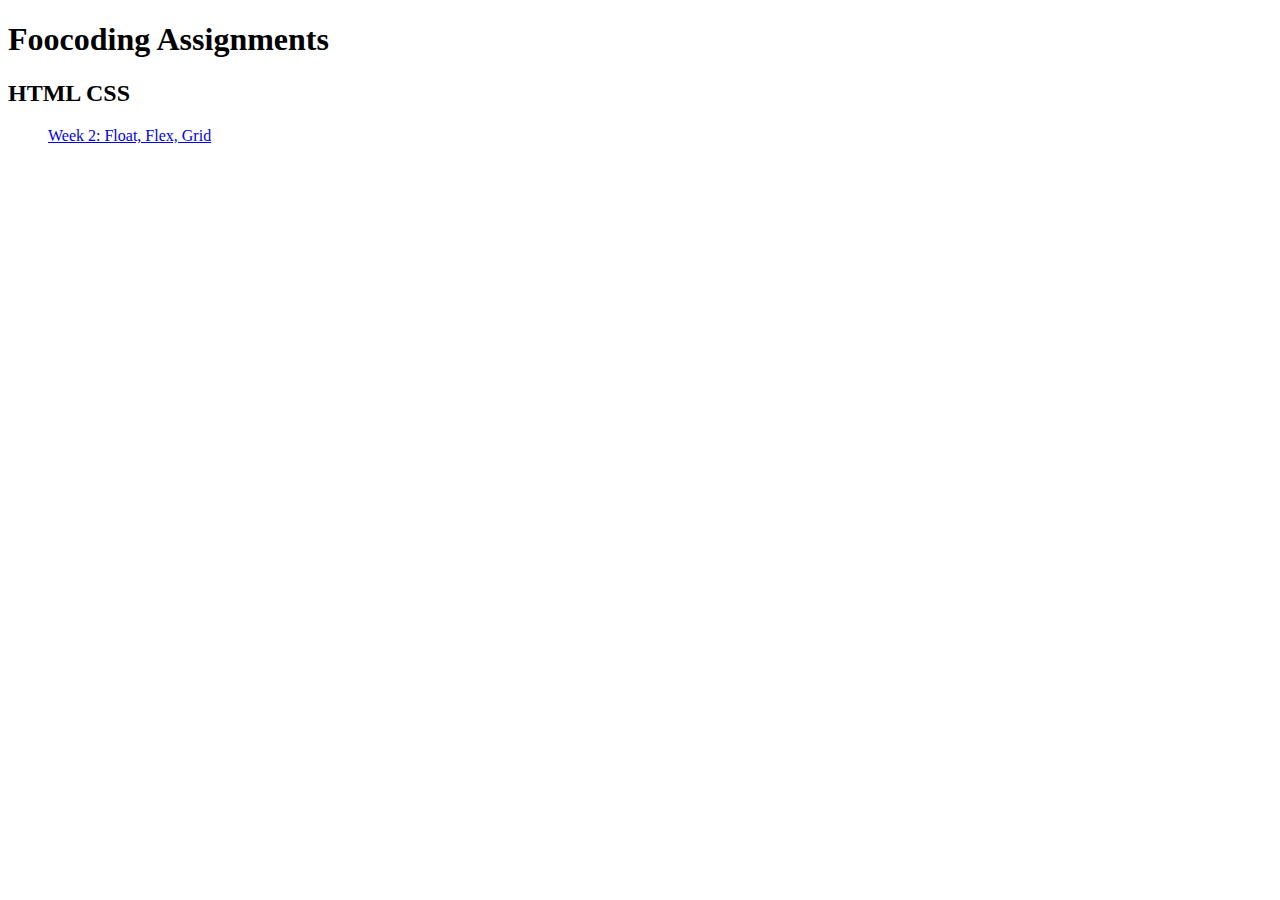
<file: index.html>
<!DOCTYPE html>
<html>
    <meta charset="utf-8">
    <meta name="viewport" content="width=device-width, initial-scale=1.0">
    <title>Nuanprae's Foocoding Assignments</title>
    <body>
        <header>
            <h1>Foocoding Assignments</h1>
        </header>
        <section>
            <h2>HTML CSS</h2>
            <ul>
                <a href="module1/wk2/index.html">Week 2: Float, Flex, Grid</a>           
             </ul>
        </section>
        
    </body>
</html>
</file>
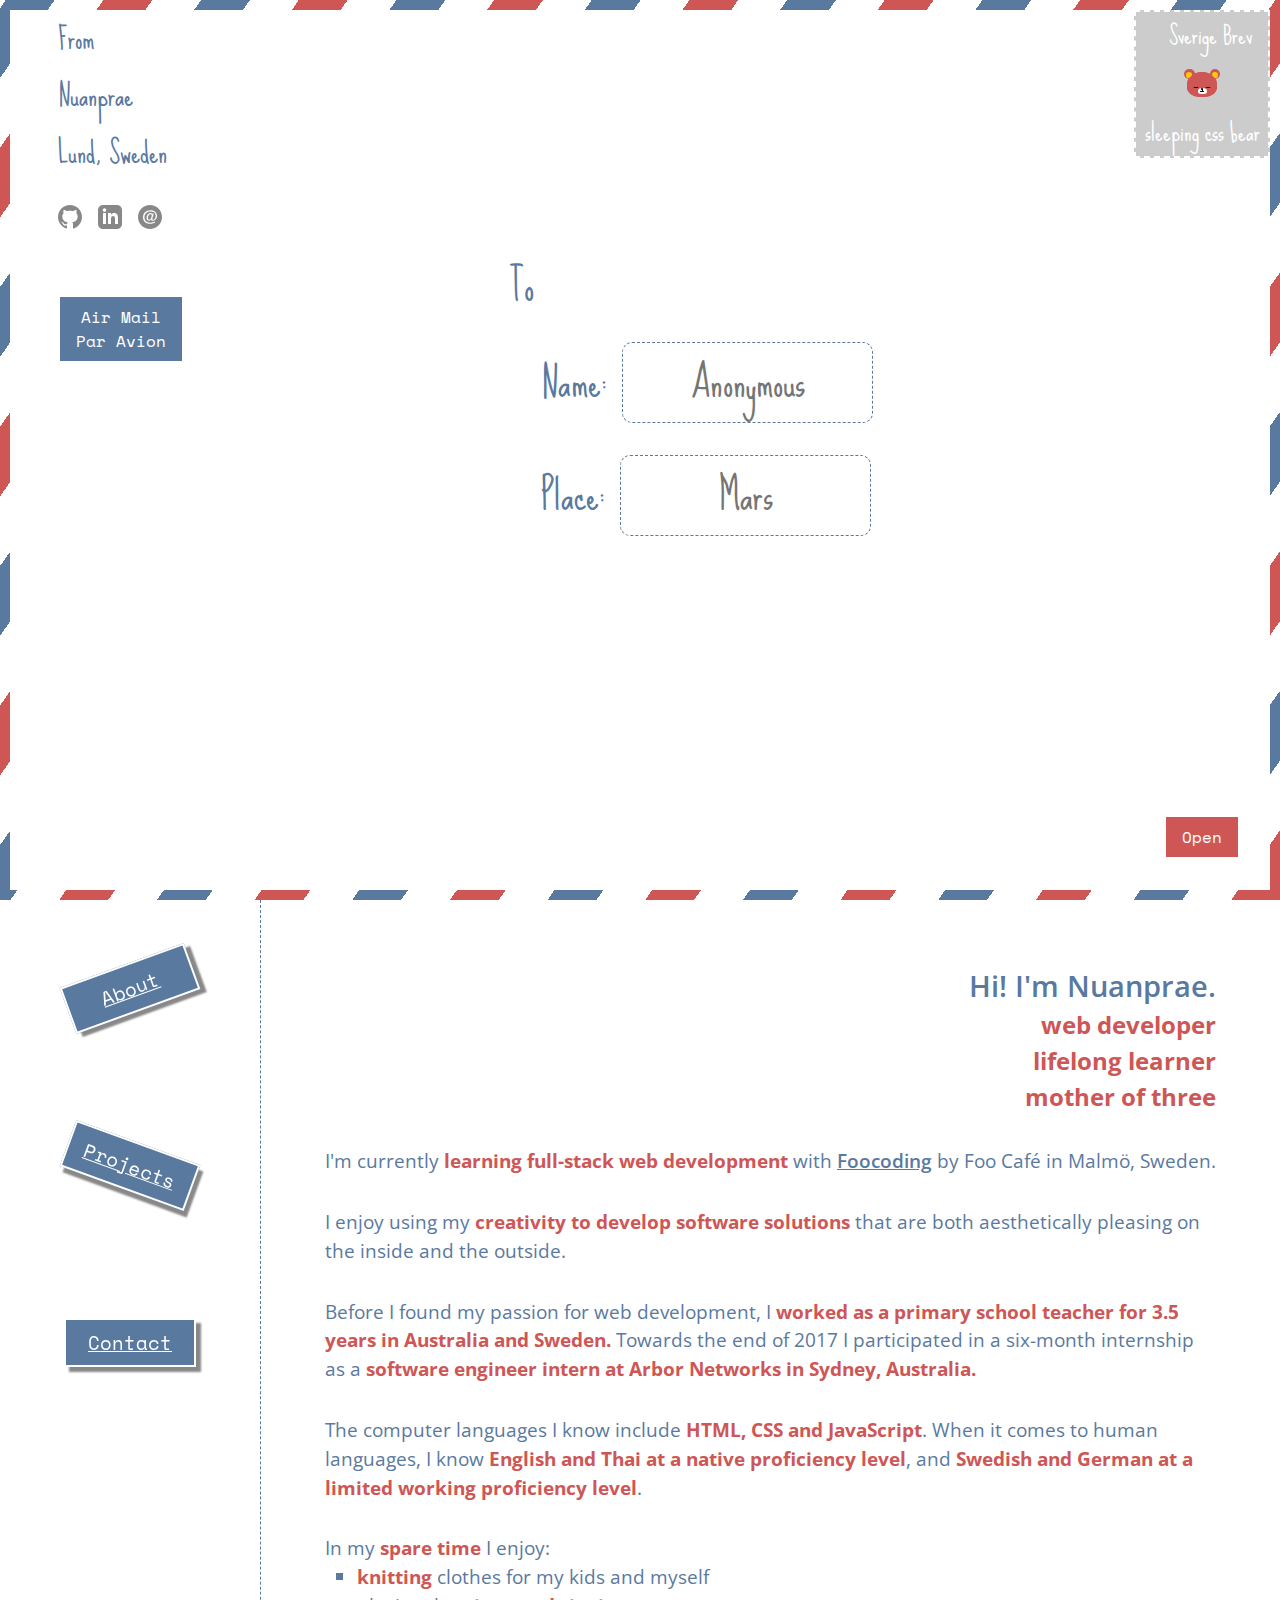
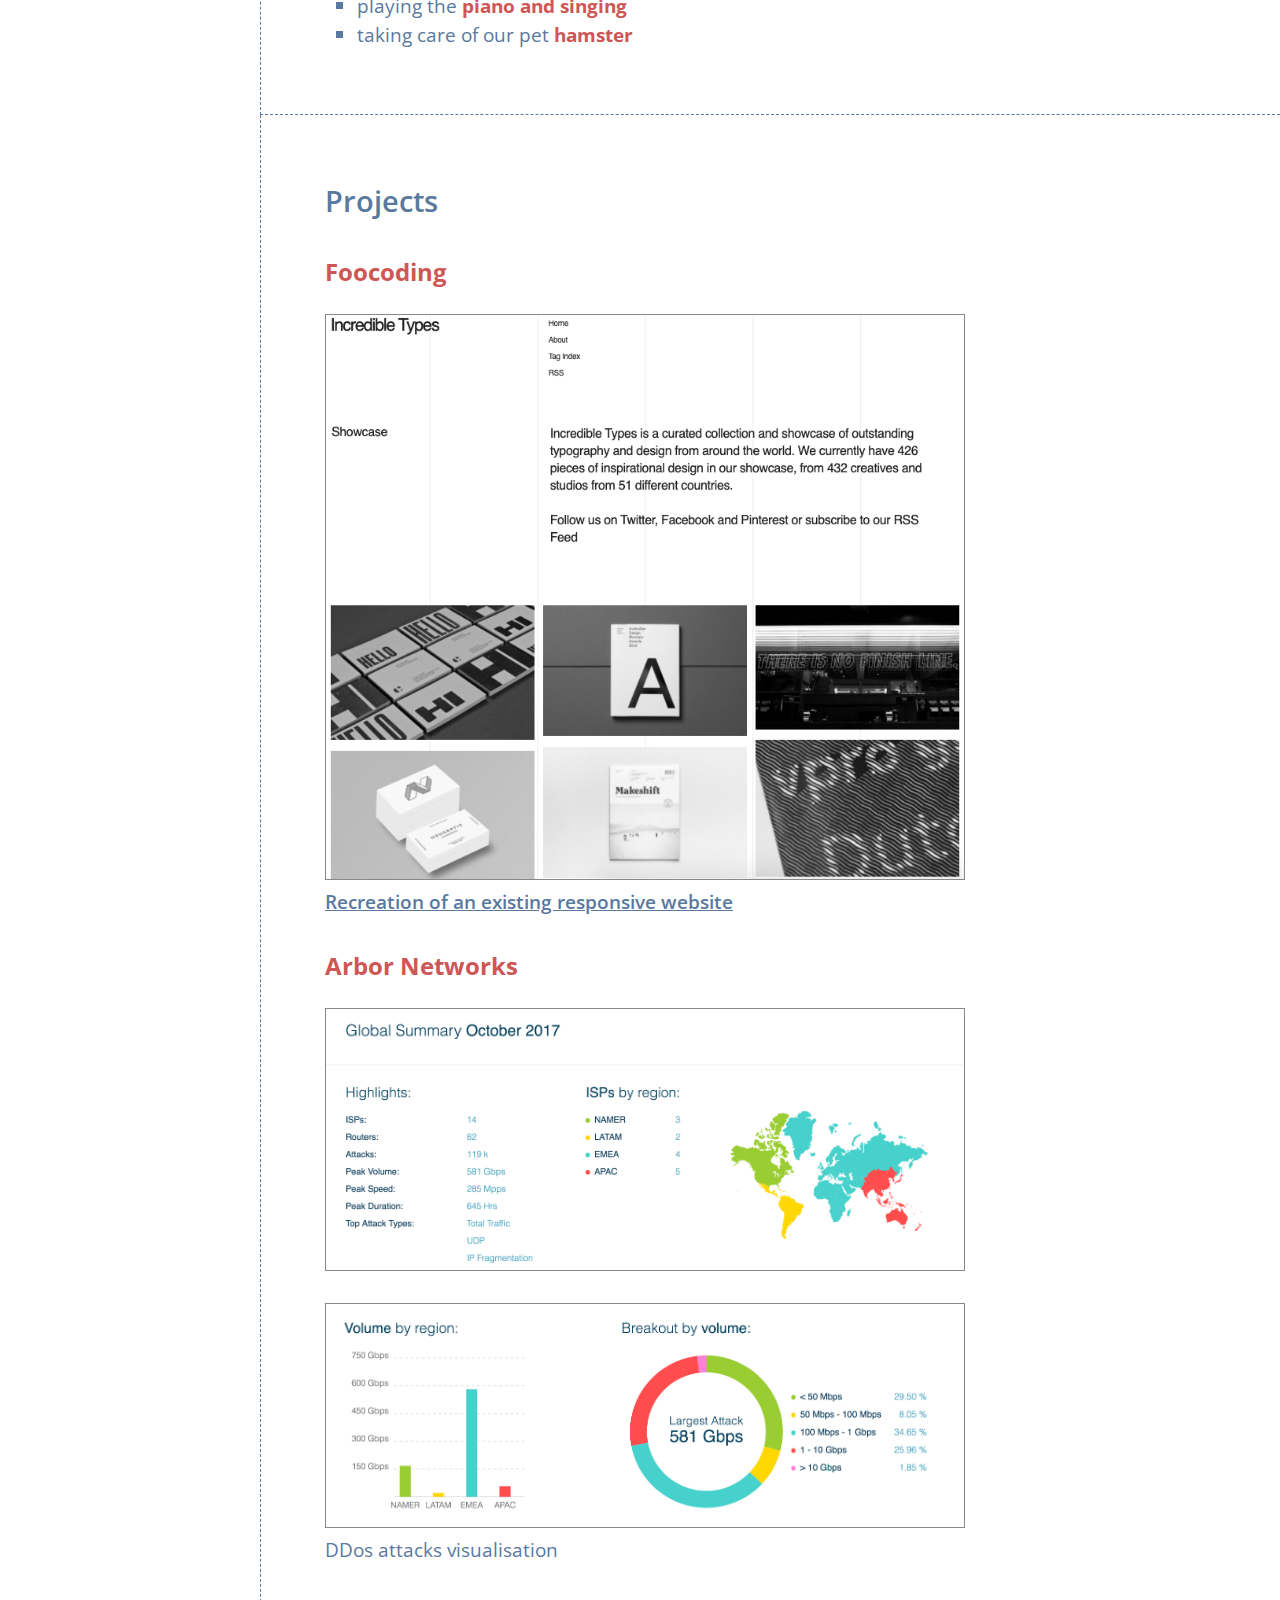
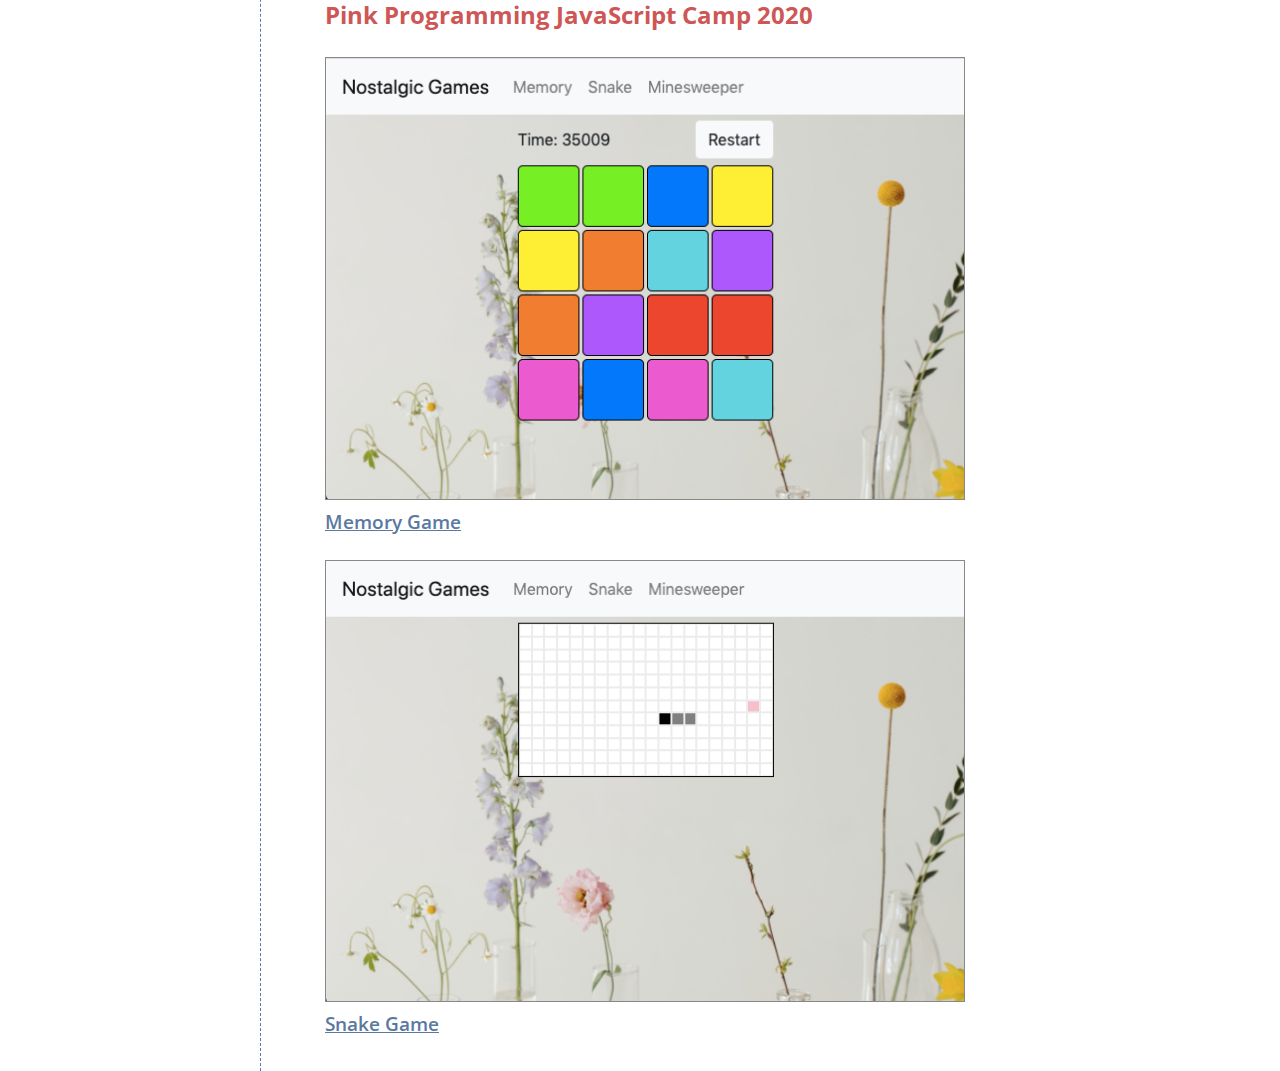
<file: html-css/wk1/index.html>
<!DOCTYPE html>
<html lang="en">
    <head>
        <meta charset="UTF-8">
        <meta name="viewport" content="width=device-width, initial-scale=1.0">
        <title>Nuanprae: Web Developer</title>
        <link rel="stylesheet" href="style.css">
        <link rel="preconnect" href="https://fonts.gstatic.com">
        <link href="https://fonts.googleapis.com/css2?family=Space+Mono&family=Sue+Ellen+Francisco&display=swap" rel="stylesheet">  
        <link href="https://fonts.googleapis.com/css2?family=Sue+Ellen+Francisco&display=swap" rel="stylesheet"> 
        <link href="https://fonts.googleapis.com/css2?family=Open+Sans:wght@300&display=swap" rel="stylesheet">
    <body>
        <!-- Envelope -->
        <section id="envelope" class="envelope">
            <article class="sender">
                <section>
                <p>From </p>
                <p>Nuanprae</p>
                <p>Lund, Sweden</p>
                </section>
                <section>
                    <ul>
                        <li>
                            <a href="https://github.com/nuanprae" target="_blank">
                                <img src="img/github.svg">
                            </a>
                        </li>
                        <li>
                            <a href="https://www.linkedin.com/in/nuanprae/" target="_blank">
                                <img src="img/linkedin.svg">
                            </a>
                        </li>
                        <li>
                            <a href="mailto:nsprae@gmail.com" target="_blank">
                                <img src="img/email.svg">
                            </a>
                        </li>
                    </ul>
                </section>
            </article>
            <article class="stamp-container">
                <section class="stamp" alt="stamp">
                    <section class="sverige-brev">Sverige Brev</section>
                    <section class="bear" alt="sleeping bear">
                        <!-- head -->
                        <div class="head">
                            <!-- head copy -->
                            <div class="head-copy"></div>
                            <!-- left ear -->
                            <div class="ear-left">
                            <!-- inner ear -->
                                <div class="inner-ear"></div>
                            </div>
                            <!-- right ear -->
                            <div class="ear-right">
                                <!-- inner ear -->
                                <div class="inner-ear"></div>
                            </div>
                            <!-- left eye -->
                            <div class="eye-left"></div>
                            <!-- right eye -->
                            <div class="eye-right"></div>
                            <!-- snout -->
                            <div class="snout">
                                <!-- nose -->
                                <div class="nose"></div>
                                <!-- nose-line -->
                                <div class="nose-line"></div>
                                <!-- mouth -->
                                <div class="mouth"></div>
                            </div>   
                        </div>
                    </section>
                    <section class="sleeping-bear-text">sleeping css bear</section>
                </section>
            </article>
            <article class="airmail-container">
                <div class="airmail">
                    <div class="line-1">Air Mail</div>
                    <div class="line-2">Par Avion</div>
                </div>
            </article>
            <article class="receiver">
                <section>
                <p>To</p>
                <p>Name:<input class="input-text" type=text placeholder="Anonymous"></p>
                <p>Place:<input class="input-text" type="text" placeholder="Mars"></p>
                </section>
            </article>
            <article class="open-letter"><a href="#letter">Open</a></article>
        </section>
        <!-- Letter -->
        <section id="letter" class="letter-container">
            <nav class="mobile">
                <ul>
                    <a href="#intro">About</a>
                    <a href="#projects">Projects</a>
                    <a href="#envelope">Contact</a>
                </ul>
            </nav>
            <section class="letter">
                <article id="intro" class="intro">
                    <h1>Hi! I'm Nuanprae.</h1>
                    <h2>web developer</h2>
                    <h2>lifelong learner</h2>
                    <h2>mother of three</h2>
                    <article>
                        <p>I'm currently <b>learning full-stack web development</b> with <a href="https://www.foocoding.org/">Foocoding</a> by Foo Café in Malmö, Sweden.</p>
                        <p>
                            I enjoy using my <b>creativity to develop software solutions</b> that are both aesthetically pleasing on the inside and the outside.
                        </p>
                        <p>
                            Before I found my passion for web development, I <b>worked as a primary school teacher for 3.5 years in Australia and Sweden.</b> 
                            Towards the end of 2017 I participated in a six-month internship as a <b>software engineer intern at Arbor Networks in Sydney, Australia.</b> 
                        </p>
                        <p>
                            The computer languages I know include <b>HTML, CSS and JavaScript</b>.
                            When it comes to human languages, I know <b>English and Thai at a native proficiency level</b>, and <b>Swedish and German at a limited working proficiency level</b>.
                        </p>
                        <p>In my <b>spare time</b> I enjoy:
                            <ul>
                                <li><b>knitting</b> clothes for my kids and myself</li>
                                <li>playing the <b>piano and singing</b></li>
                                <li>taking care of our pet <b>hamster</b></li>
                            </ul>
                        </p>
                    </article>
                </article>
                <article id="projects" class="projects">
                    <h1>Projects</h1>
                    <article>
                        <h2>Foocoding</h2>
                        <a href="https://nuanprae.github.io/foocoding/html-css/wk3/index.html" target="_blank">
                            <figure>
                                <img src="img/incredible types.png"/>
                                <figcaption>Recreation of an existing responsive website</figcaption>
                            </figure>
                        </a>
                    </article>
                    <article>
                        <h2>Arbor Networks</h2>
                        <figure>
                            <img src="img/arbor.png"/>
                            <img src="img/arbor2.png"/>
                            <figcaption>DDos attacks visualisation</figcaption>
                        </figure>
                    </article>
                    <article>
                        <h2>Pink Programming JavaScript Camp 2020</h2>
                        <a href="https://nuanprae.github.io/games/#/memory" target="_blank">
                            <figure>
                                <img src="img/memory.png"/>
                                <figcaption>Memory Game</figcaption>
                            </figure>
                        </a>
                        <a href="https://nuanprae.github.io/games/#/snake" target="_blank">
                            <figure>
                                <img src="img/snake.png"/>
                                <figcaption>Snake Game</figcaption>
                             </figure>
                        </a>
                    </article>
                </article>
            </section>
        </section>
    </body>
</html>
</file>
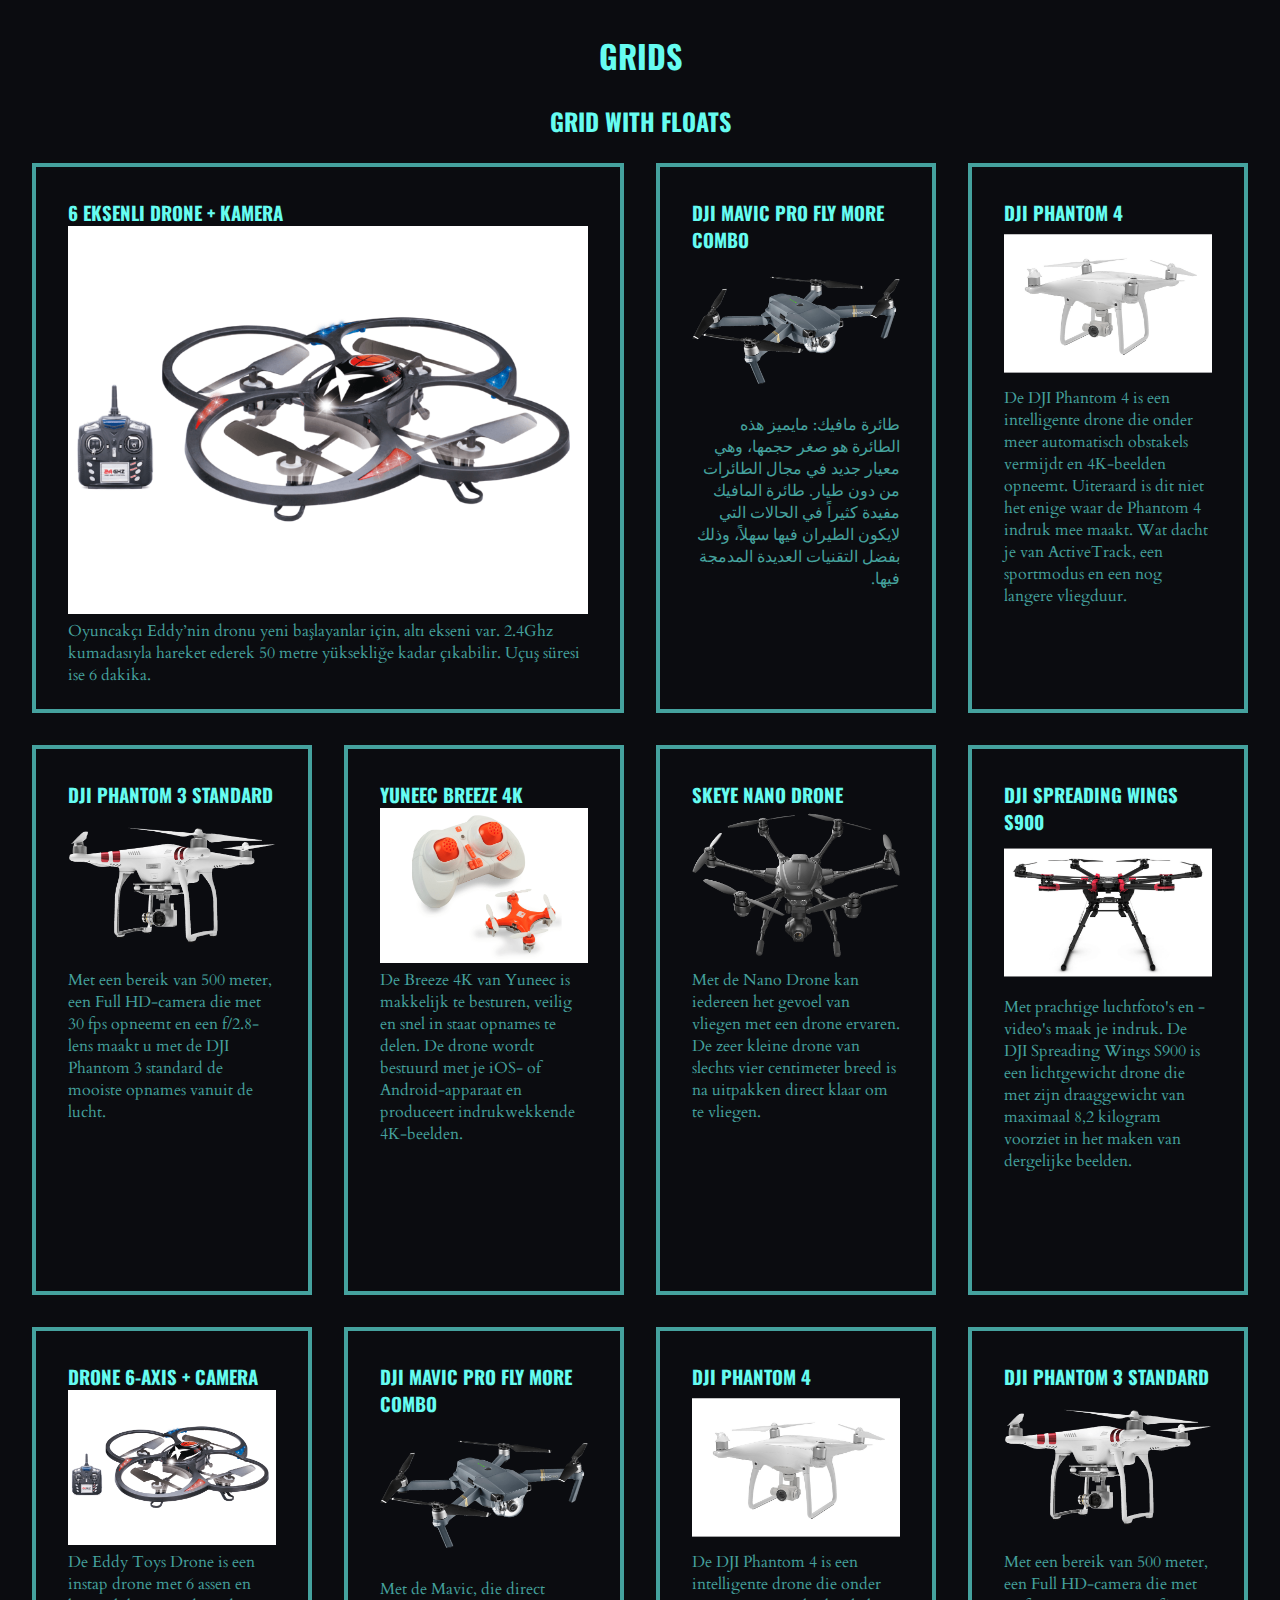
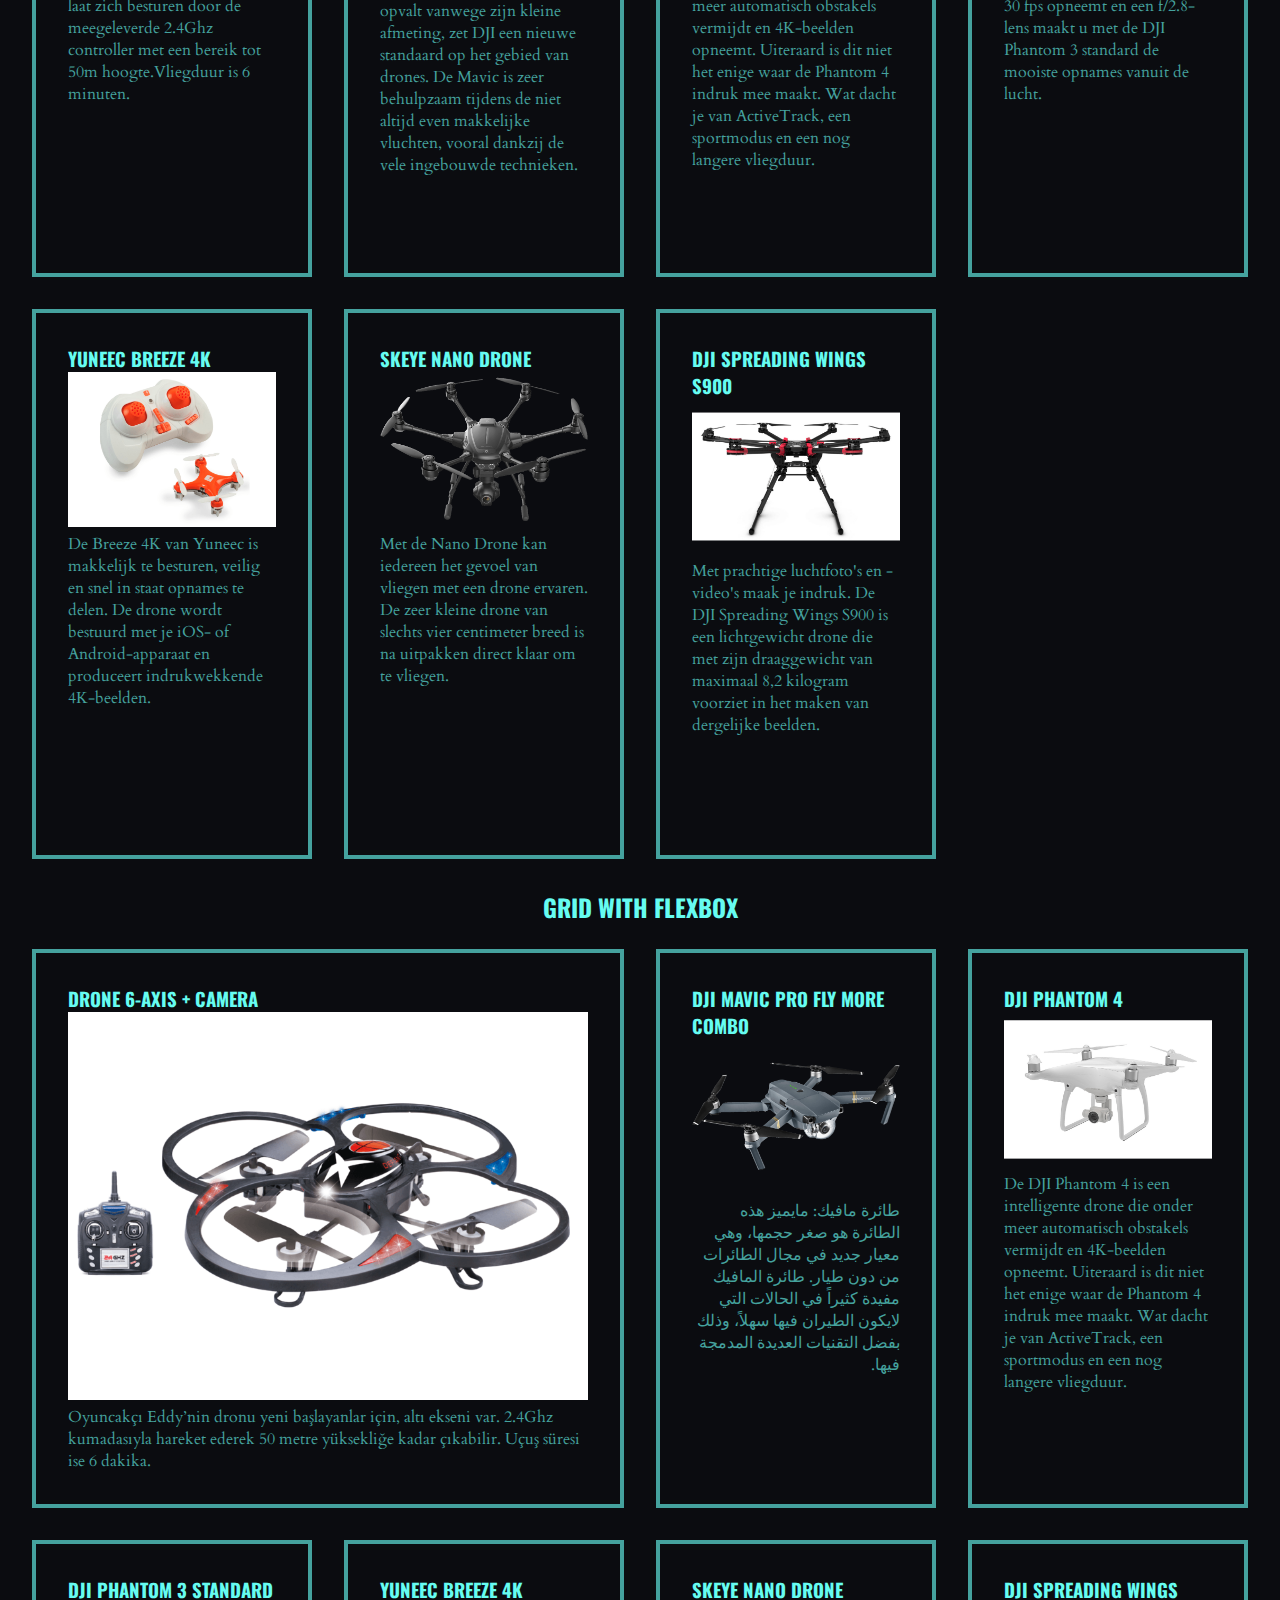
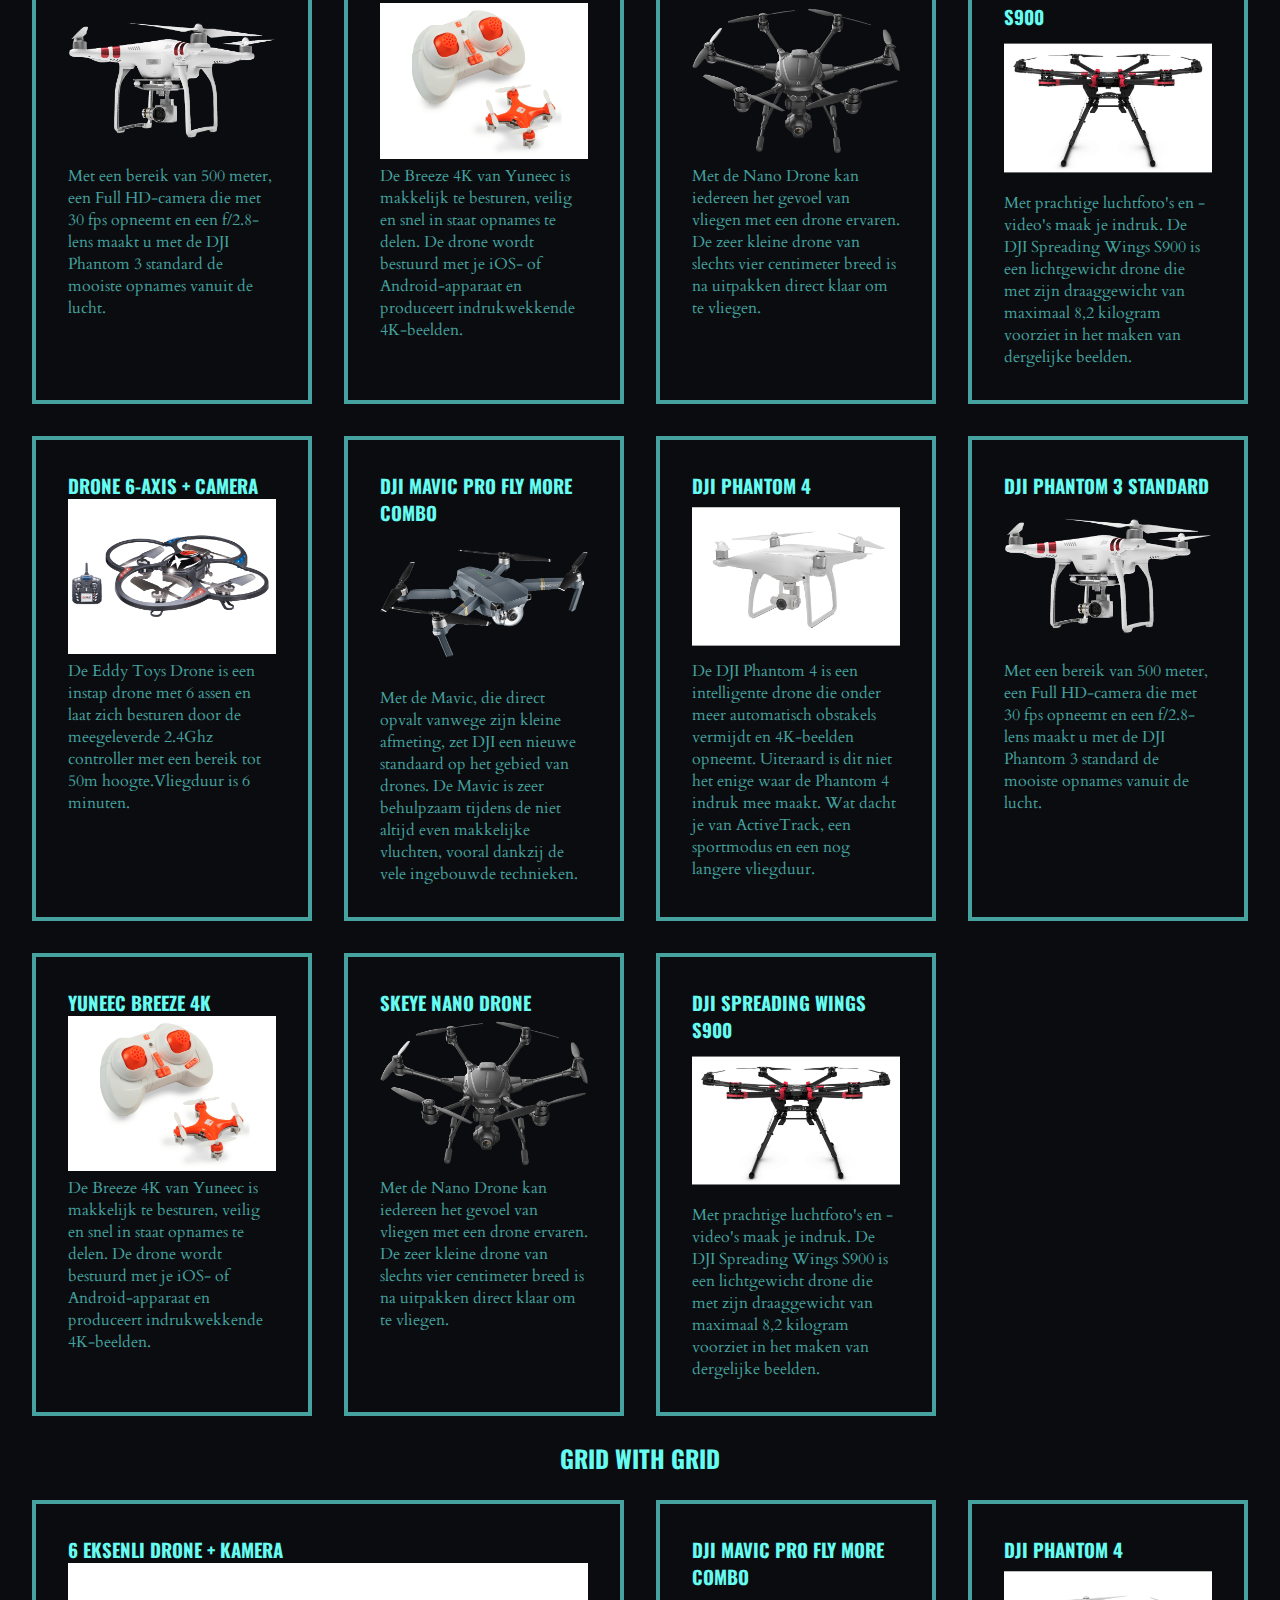
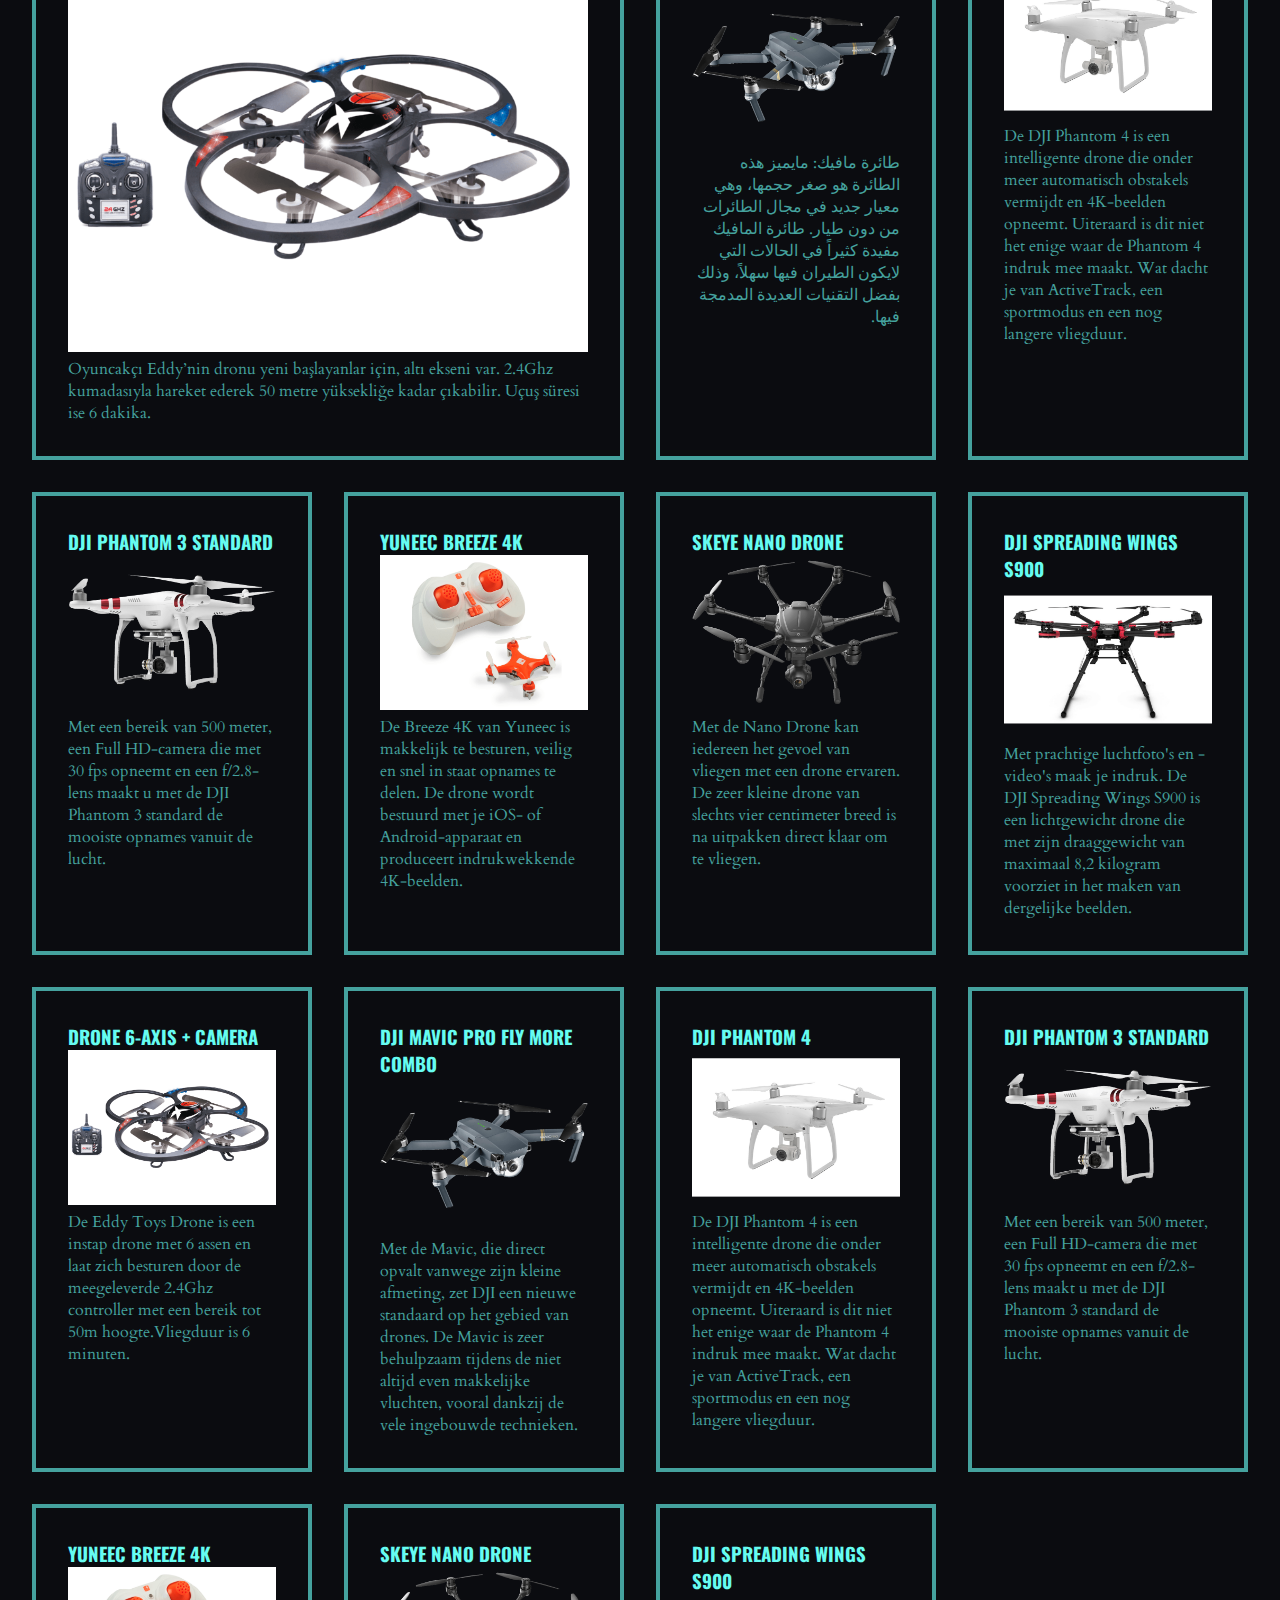
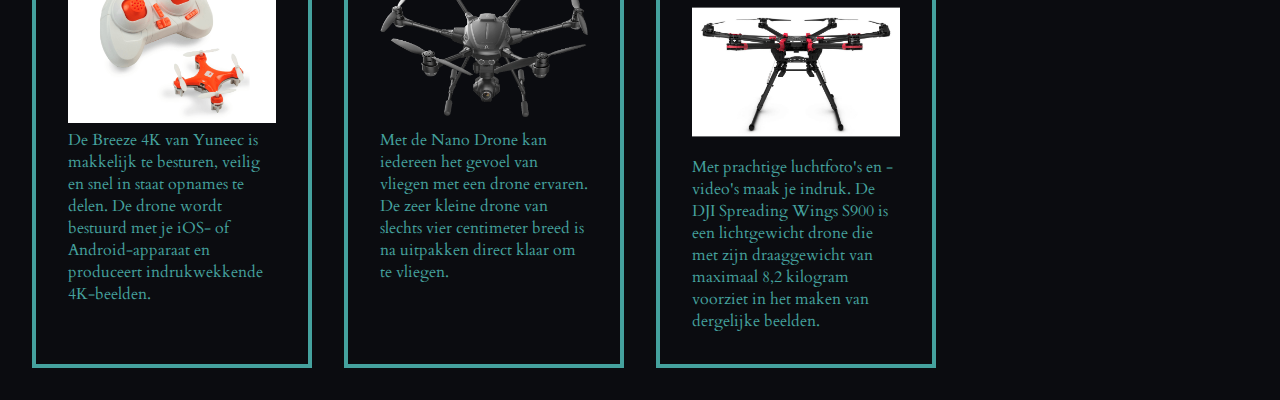
<file: html-css/wk2/index.html>
<!doctype html>
<html>
    <head>
        <meta charset="utf-8">
        <meta name="viewport" content="width=device-width, initial-scale=1.0">
        <title>Grids</title>
        <link href="https://fonts.googleapis.com/css?family=Cardo:400,700|Oswald" rel="stylesheet">
        <link rel="stylesheet" href="style.css">
    </head>
    <body>
        <header>
            <h1>Grids</h1>
        </header>
        <main>
            <section>
                <h2>Grid with floats</h2>
                <ul id="grid-floats">
                    <li class="grid-item">
                        <h3>6 Eksenli Drone + Kamera</h3>
                        <img src="images/drone1.png">
                        <p>Oyuncakçı Eddy’nin dronu yeni başlayanlar için, altı ekseni var. 2.4Ghz kumadasıyla hareket ederek 50 metre yüksekliğe kadar çıkabilir. Uçuş süresi ise 6 dakika.</p>
                    </li>
                    <li class="grid-item">
                        <h3>DJI Mavic Pro Fly More Combo</h3>
                        <img src="images/drone2.png">
                         <p dir="rtl">طائرة مافيك: مايميز هذه الطائرة هو صغر حجمها، وهي معيار جديد في مجال الطائرات من دون طيار. طائرة المافيك مفيدة كثيراً في الحالات التي لايكون الطيران فيها سهلاً، وذلك بفضل التقنيات العديدة المدمجة فيها.</p>
                    </li>
                    <li class="grid-item">
                        <h3>DJI Phantom 4</h3>
                        <img src="images/drone3.png">
                        <p>De DJI Phantom 4 is een intelligente drone die onder meer automatisch obstakels vermijdt en 4K-beelden opneemt. Uiteraard is dit niet het enige waar de Phantom 4 indruk mee maakt. Wat dacht je van ActiveTrack, een sportmodus en een nog langere vliegduur.</p>
                    </li>
                    <li class="grid-item">
                        <h3>DJI Phantom 3 Standard</h3>
                        <img src="images/drone4.png">
                        <p>Met een bereik van 500 meter, een Full HD-camera die met 30 fps opneemt en een f/2.8-lens maakt u met de DJI Phantom 3 standard de mooiste opnames vanuit de lucht.</p>
                    </li>
                    <li class="grid-item">
                        <h3>YUNEEC Breeze 4K</h3>
                        <img src="images/drone5.png">
                        <p>De Breeze 4K van Yuneec is makkelijk te besturen, veilig en snel in staat opnames te delen. De drone wordt bestuurd met je iOS- of Android-apparaat en produceert indrukwekkende 4K-beelden.</p>
                    </li>
                    <li class="grid-item">
                        <h3>SKEYE Nano Drone</h3>
                        <img src="images/drone6.png">
                        <p>Met de Nano Drone kan iedereen het gevoel van vliegen met een drone ervaren. De zeer kleine drone van slechts vier centimeter breed is na uitpakken direct klaar om te vliegen.</p>
                    </li>
                    <li class="grid-item">
                        <h3>DJI Spreading Wings S900</h3>
                        <img src="images/drone7.png">
                        <p>Met prachtige luchtfoto's en -video's maak je indruk. De DJI Spreading Wings S900 is een lichtgewicht drone die met zijn draaggewicht van maximaal 8,2 kilogram voorziet in het maken van dergelijke beelden.</p>
                    </li>
                    <li class="grid-item">
                        <h3>Drone 6-AXIS + camera</h3>
                        <img src="images/drone1.png">
                        <p>De Eddy Toys Drone is een instap drone met 6 assen en laat zich besturen door de meegeleverde 2.4Ghz controller met een bereik tot 50m hoogte.Vliegduur is 6 minuten.</p>
                    </li>
                    <li class="grid-item">
                        <h3>DJI Mavic Pro Fly More Combo</h3>
                        <img src="images/drone2.png">
                        <p>Met de Mavic, die direct opvalt vanwege zijn kleine afmeting, zet DJI een nieuwe standaard op het gebied van drones. De Mavic is zeer behulpzaam tijdens de niet altijd even makkelijke vluchten, vooral dankzij de vele ingebouwde technieken.</p>
                    </li>
                    <li class="grid-item">
                        <h3>DJI Phantom 4</h3>
                        <img src="images/drone3.png">
                        <p>De DJI Phantom 4 is een intelligente drone die onder meer automatisch obstakels vermijdt en 4K-beelden opneemt. Uiteraard is dit niet het enige waar de Phantom 4 indruk mee maakt. Wat dacht je van ActiveTrack, een sportmodus en een nog langere vliegduur.</p>
                    </li>
                    <li class="grid-item">
                        <h3>DJI Phantom 3 Standard</h3>
                        <img src="images/drone4.png">
                        <p>Met een bereik van 500 meter, een Full HD-camera die met 30 fps opneemt en een f/2.8-lens maakt u met de DJI Phantom 3 standard de mooiste opnames vanuit de lucht.</p>
                    </li>
                    <li class="grid-item">
                        <h3>YUNEEC Breeze 4K</h3>
                        <img src="images/drone5.png">
                        <p>De Breeze 4K van Yuneec is makkelijk te besturen, veilig en snel in staat opnames te delen. De drone wordt bestuurd met je iOS- of Android-apparaat en produceert indrukwekkende 4K-beelden.</p>
                    </li>
                    <li class="grid-item">
                        <h3>SKEYE Nano Drone</h3>
                        <img src="images/drone6.png">
                        <p>Met de Nano Drone kan iedereen het gevoel van vliegen met een drone ervaren. De zeer kleine drone van slechts vier centimeter breed is na uitpakken direct klaar om te vliegen.</p>
                    </li>
                    <li class="grid-item">
                        <h3>DJI Spreading Wings S900</h3>
                        <img src="images/drone7.png">
                        <p>Met prachtige luchtfoto's en -video's maak je indruk. De DJI Spreading Wings S900 is een lichtgewicht drone die met zijn draaggewicht van maximaal 8,2 kilogram voorziet in het maken van dergelijke beelden.</p>
                    </li>
                </ul>
                
            </section>
            <section>
                <h2>Grid with flexbox</h2>
                <ul id="grid-flex">
                    <li class="grid-item">
                        <h3>Drone 6-AXIS + camera</h3>
                        <img src="images/drone1.png">
                        <p>Oyuncakçı Eddy’nin dronu yeni başlayanlar için, altı ekseni var. 2.4Ghz kumadasıyla hareket ederek 50 metre yüksekliğe kadar çıkabilir. Uçuş süresi ise 6 dakika.</p>
                    </li>
                    <li class="grid-item">
                        <h3>DJI Mavic Pro Fly More Combo</h3>
                        <img src="images/drone2.png">
                         <p dir="rtl">طائرة مافيك: مايميز هذه الطائرة هو صغر حجمها، وهي معيار جديد في مجال الطائرات من دون طيار. طائرة المافيك مفيدة كثيراً في الحالات التي لايكون الطيران فيها سهلاً، وذلك بفضل التقنيات العديدة المدمجة فيها.</p>
                    </li>
                    <li class="grid-item">
                        <h3>DJI Phantom 4</h3>
                        <img src="images/drone3.png">
                        <p>De DJI Phantom 4 is een intelligente drone die onder meer automatisch obstakels vermijdt en 4K-beelden opneemt. Uiteraard is dit niet het enige waar de Phantom 4 indruk mee maakt. Wat dacht je van ActiveTrack, een sportmodus en een nog langere vliegduur.</p>
                    </li>
                    <li class="grid-item">
                        <h3>DJI Phantom 3 Standard</h3>
                        <img src="images/drone4.png">
                        <p>Met een bereik van 500 meter, een Full HD-camera die met 30 fps opneemt en een f/2.8-lens maakt u met de DJI Phantom 3 standard de mooiste opnames vanuit de lucht.</p>
                    </li>
                    <li class="grid-item">
                        <h3>YUNEEC Breeze 4K</h3>
                        <img src="images/drone5.png">
                        <p>De Breeze 4K van Yuneec is makkelijk te besturen, veilig en snel in staat opnames te delen. De drone wordt bestuurd met je iOS- of Android-apparaat en produceert indrukwekkende 4K-beelden.</p>
                    </li>
                    <li class="grid-item">
                        <h3>SKEYE Nano Drone</h3>
                        <img src="images/drone6.png">
                        <p>Met de Nano Drone kan iedereen het gevoel van vliegen met een drone ervaren. De zeer kleine drone van slechts vier centimeter breed is na uitpakken direct klaar om te vliegen.</p>
                    </li>
                    <li class="grid-item">
                        <h3>DJI Spreading Wings S900</h3>
                        <img src="images/drone7.png">
                        <p>Met prachtige luchtfoto's en -video's maak je indruk. De DJI Spreading Wings S900 is een lichtgewicht drone die met zijn draaggewicht van maximaal 8,2 kilogram voorziet in het maken van dergelijke beelden.</p>
                    </li>
                    <li class="grid-item">
                        <h3>Drone 6-AXIS + camera</h3>
                        <img src="images/drone1.png">
                        <p>De Eddy Toys Drone is een instap drone met 6 assen en laat zich besturen door de meegeleverde 2.4Ghz controller met een bereik tot 50m hoogte.Vliegduur is 6 minuten.</p>
                    </li>
                    <li class="grid-item">
                        <h3>DJI Mavic Pro Fly More Combo</h3>
                        <img src="images/drone2.png">
                        <p>Met de Mavic, die direct opvalt vanwege zijn kleine afmeting, zet DJI een nieuwe standaard op het gebied van drones. De Mavic is zeer behulpzaam tijdens de niet altijd even makkelijke vluchten, vooral dankzij de vele ingebouwde technieken.</p>
                    </li>
                    <li class="grid-item">
                        <h3>DJI Phantom 4</h3>
                        <img src="images/drone3.png">
                        <p>De DJI Phantom 4 is een intelligente drone die onder meer automatisch obstakels vermijdt en 4K-beelden opneemt. Uiteraard is dit niet het enige waar de Phantom 4 indruk mee maakt. Wat dacht je van ActiveTrack, een sportmodus en een nog langere vliegduur.</p>
                    </li>
                    <li class="grid-item">
                        <h3>DJI Phantom 3 Standard</h3>
                        <img src="images/drone4.png">
                        <p>Met een bereik van 500 meter, een Full HD-camera die met 30 fps opneemt en een f/2.8-lens maakt u met de DJI Phantom 3 standard de mooiste opnames vanuit de lucht.</p>
                    </li>
                    <li class="grid-item">
                        <h3>YUNEEC Breeze 4K</h3>
                        <img src="images/drone5.png">
                        <p>De Breeze 4K van Yuneec is makkelijk te besturen, veilig en snel in staat opnames te delen. De drone wordt bestuurd met je iOS- of Android-apparaat en produceert indrukwekkende 4K-beelden.</p>
                    </li>
                    <li class="grid-item">
                        <h3>SKEYE Nano Drone</h3>
                        <img src="images/drone6.png">
                        <p>Met de Nano Drone kan iedereen het gevoel van vliegen met een drone ervaren. De zeer kleine drone van slechts vier centimeter breed is na uitpakken direct klaar om te vliegen.</p>
                    </li>
                    <li class="grid-item">
                        <h3>DJI Spreading Wings S900</h3>
                        <img src="images/drone7.png">
                        <p>Met prachtige luchtfoto's en -video's maak je indruk. De DJI Spreading Wings S900 is een lichtgewicht drone die met zijn draaggewicht van maximaal 8,2 kilogram voorziet in het maken van dergelijke beelden.</p>
                    </li>
                </ul>
            </section>
            <section>
                <h2>Grid with grid</h2>
                <ul id="grid-grid">
                    <li class="grid-item">
                        <h3>6 Eksenli Drone + Kamera</h3>
                        <img src="images/drone1.png">
                        <p>Oyuncakçı Eddy’nin dronu yeni başlayanlar için, altı ekseni var. 2.4Ghz kumadasıyla hareket ederek 50 metre yüksekliğe kadar çıkabilir. Uçuş süresi ise 6 dakika.</p>
                    </li>
                    <li class="grid-item">
                        <h3>DJI Mavic Pro Fly More Combo</h3>
                        <img src="images/drone2.png">
                         <p dir="rtl">طائرة مافيك: مايميز هذه الطائرة هو صغر حجمها، وهي معيار جديد في مجال الطائرات من دون طيار. طائرة المافيك مفيدة كثيراً في الحالات التي لايكون الطيران فيها سهلاً، وذلك بفضل التقنيات العديدة المدمجة فيها.</p>
                    </li>
                    <li class="grid-item">
                        <h3>DJI Phantom 4</h3>
                        <img src="images/drone3.png">
                        <p>De DJI Phantom 4 is een intelligente drone die onder meer automatisch obstakels vermijdt en 4K-beelden opneemt. Uiteraard is dit niet het enige waar de Phantom 4 indruk mee maakt. Wat dacht je van ActiveTrack, een sportmodus en een nog langere vliegduur.</p>
                    </li>
                    <li class="grid-item">
                        <h3>DJI Phantom 3 Standard</h3>
                        <img src="images/drone4.png">
                        <p>Met een bereik van 500 meter, een Full HD-camera die met 30 fps opneemt en een f/2.8-lens maakt u met de DJI Phantom 3 standard de mooiste opnames vanuit de lucht.</p>
                    </li>
                    <li class="grid-item">
                        <h3>YUNEEC Breeze 4K</h3>
                        <img src="images/drone5.png">
                        <p>De Breeze 4K van Yuneec is makkelijk te besturen, veilig en snel in staat opnames te delen. De drone wordt bestuurd met je iOS- of Android-apparaat en produceert indrukwekkende 4K-beelden.</p>
                    </li>
                    <li class="grid-item">
                        <h3>SKEYE Nano Drone</h3>
                        <img src="images/drone6.png">
                        <p>Met de Nano Drone kan iedereen het gevoel van vliegen met een drone ervaren. De zeer kleine drone van slechts vier centimeter breed is na uitpakken direct klaar om te vliegen.</p>
                    </li>
                    <li class="grid-item">
                        <h3>DJI Spreading Wings S900</h3>
                        <img src="images/drone7.png">
                        <p>Met prachtige luchtfoto's en -video's maak je indruk. De DJI Spreading Wings S900 is een lichtgewicht drone die met zijn draaggewicht van maximaal 8,2 kilogram voorziet in het maken van dergelijke beelden.</p>
                    </li>
                    <li class="grid-item">
                        <h3>Drone 6-AXIS + camera</h3>
                        <img src="images/drone1.png">
                        <p>De Eddy Toys Drone is een instap drone met 6 assen en laat zich besturen door de meegeleverde 2.4Ghz controller met een bereik tot 50m hoogte.Vliegduur is 6 minuten.</p>
                    </li>
                    <li class="grid-item">
                        <h3>DJI Mavic Pro Fly More Combo</h3>
                        <img src="images/drone2.png">
                        <p>Met de Mavic, die direct opvalt vanwege zijn kleine afmeting, zet DJI een nieuwe standaard op het gebied van drones. De Mavic is zeer behulpzaam tijdens de niet altijd even makkelijke vluchten, vooral dankzij de vele ingebouwde technieken.</p>
                    </li>
                    <li class="grid-item">
                        <h3>DJI Phantom 4</h3>
                        <img src="images/drone3.png">
                        <p>De DJI Phantom 4 is een intelligente drone die onder meer automatisch obstakels vermijdt en 4K-beelden opneemt. Uiteraard is dit niet het enige waar de Phantom 4 indruk mee maakt. Wat dacht je van ActiveTrack, een sportmodus en een nog langere vliegduur.</p>
                    </li>
                    <li class="grid-item">
                        <h3>DJI Phantom 3 Standard</h3>
                        <img src="images/drone4.png">
                        <p>Met een bereik van 500 meter, een Full HD-camera die met 30 fps opneemt en een f/2.8-lens maakt u met de DJI Phantom 3 standard de mooiste opnames vanuit de lucht.</p>
                    </li>
                    <li class="grid-item">
                        <h3>YUNEEC Breeze 4K</h3>
                        <img src="images/drone5.png">
                        <p>De Breeze 4K van Yuneec is makkelijk te besturen, veilig en snel in staat opnames te delen. De drone wordt bestuurd met je iOS- of Android-apparaat en produceert indrukwekkende 4K-beelden.</p>
                    </li>
                    <li class="grid-item">
                        <h3>SKEYE Nano Drone</h3>
                        <img src="images/drone6.png">
                        <p>Met de Nano Drone kan iedereen het gevoel van vliegen met een drone ervaren. De zeer kleine drone van slechts vier centimeter breed is na uitpakken direct klaar om te vliegen.</p>
                    </li>
                    <li class="grid-item">
                        <h3>DJI Spreading Wings S900</h3>
                        <img src="images/drone7.png">
                        <p>Met prachtige luchtfoto's en -video's maak je indruk. De DJI Spreading Wings S900 is een lichtgewicht drone die met zijn draaggewicht van maximaal 8,2 kilogram voorziet in het maken van dergelijke beelden.</p>
                    </li>
                </ul>
            </section>
        </main>
    </body>
</html>
</file>
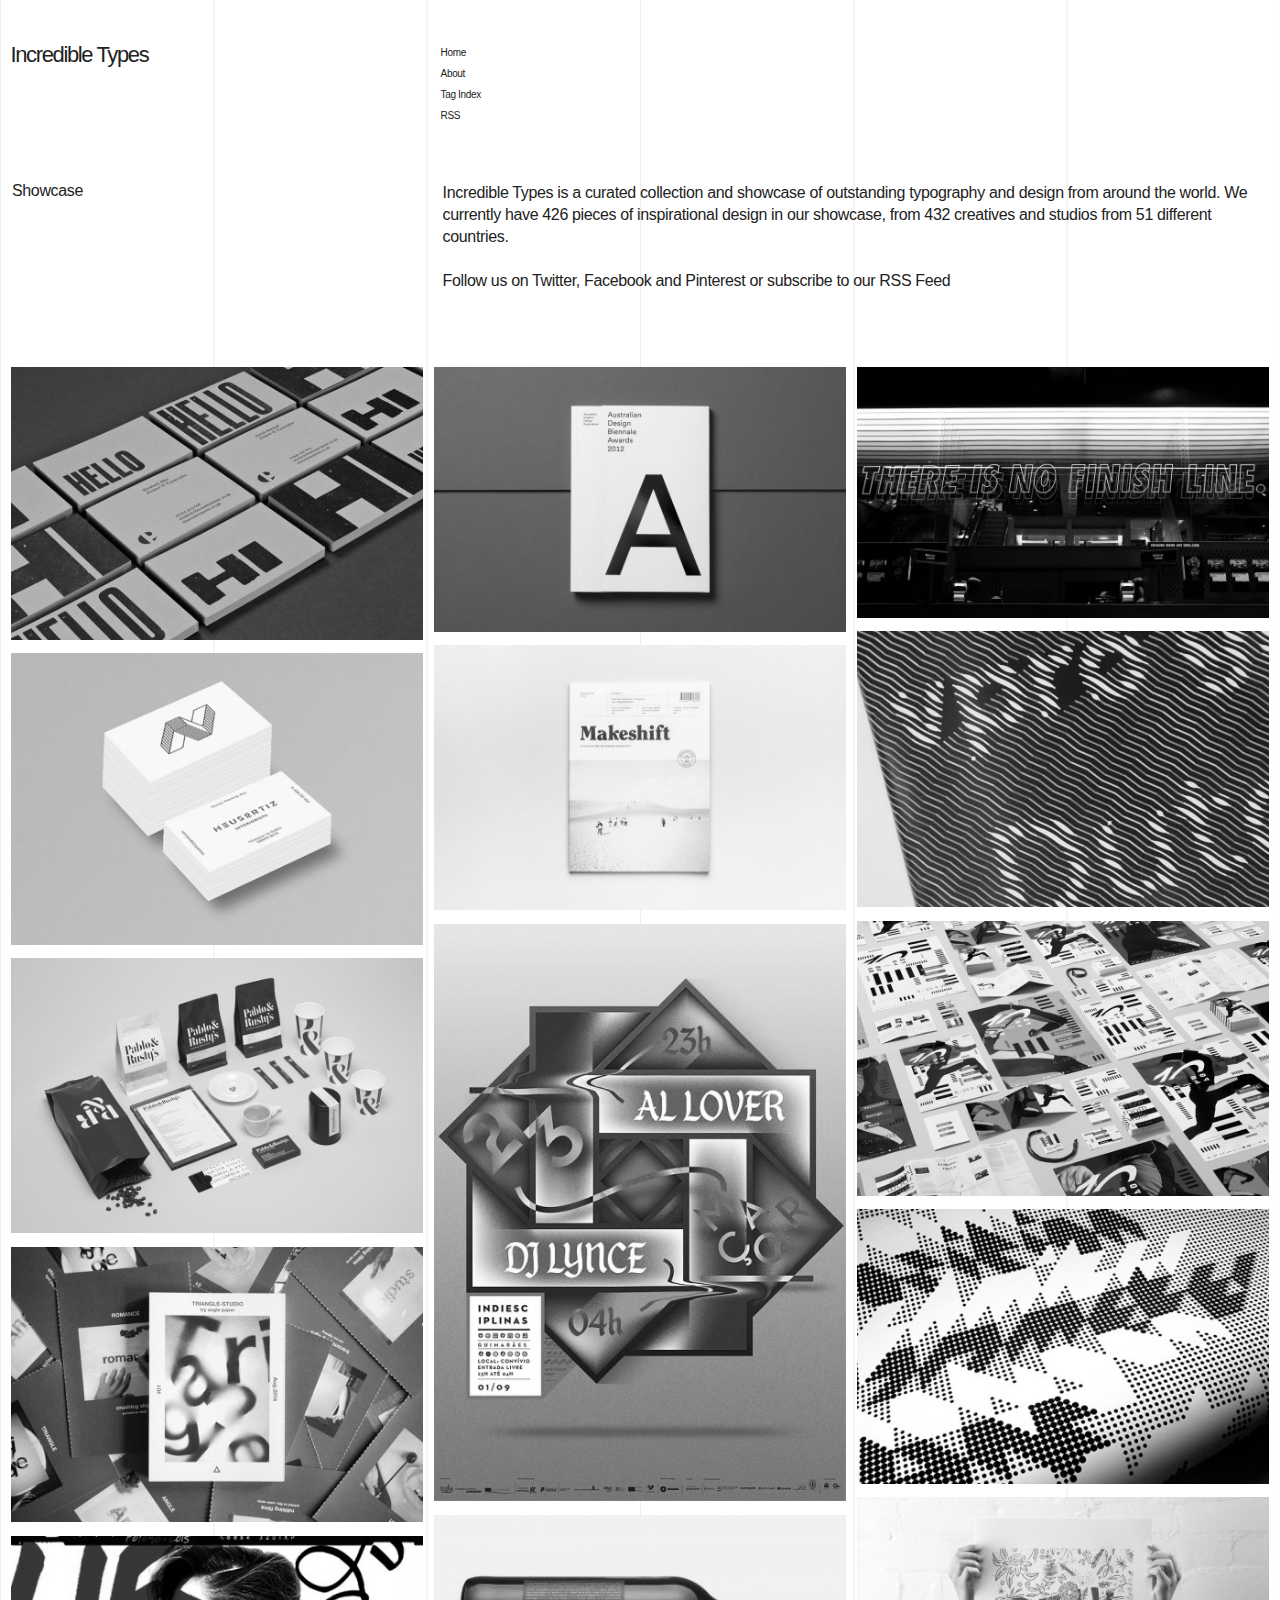
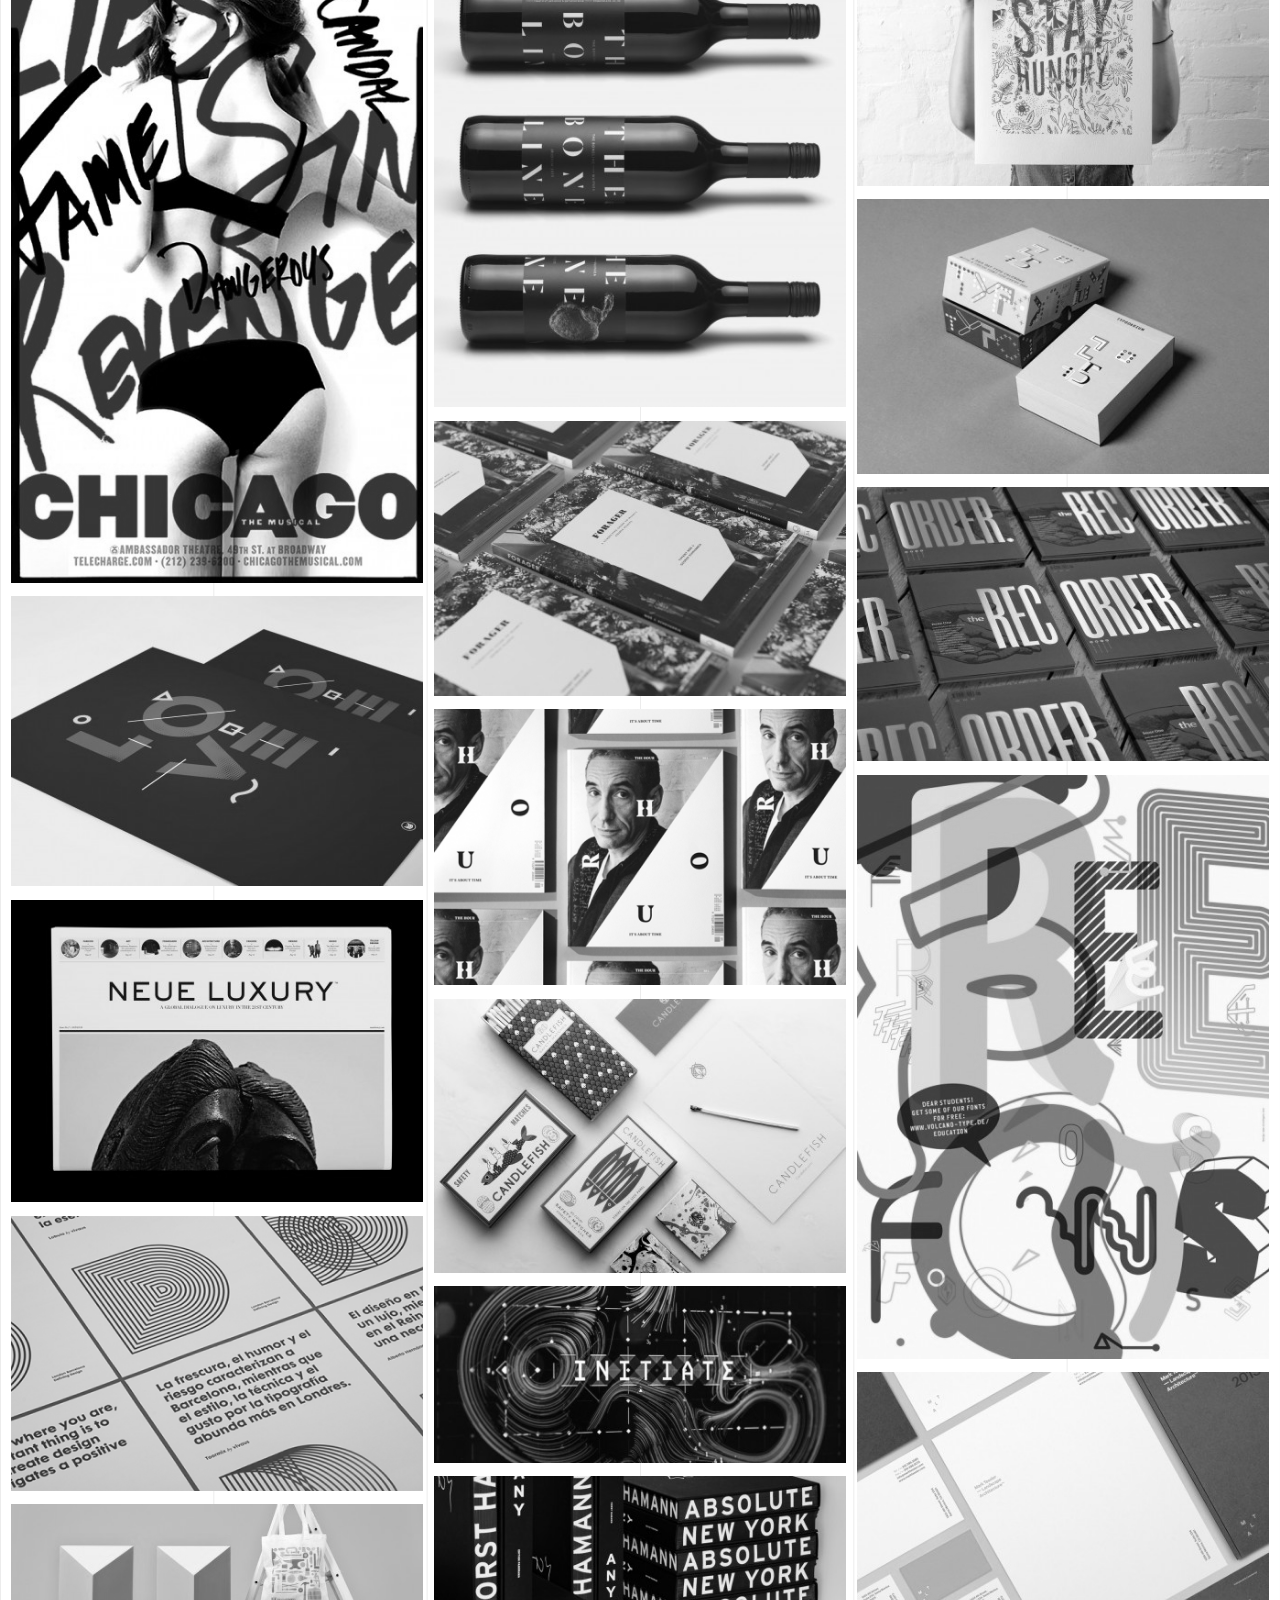
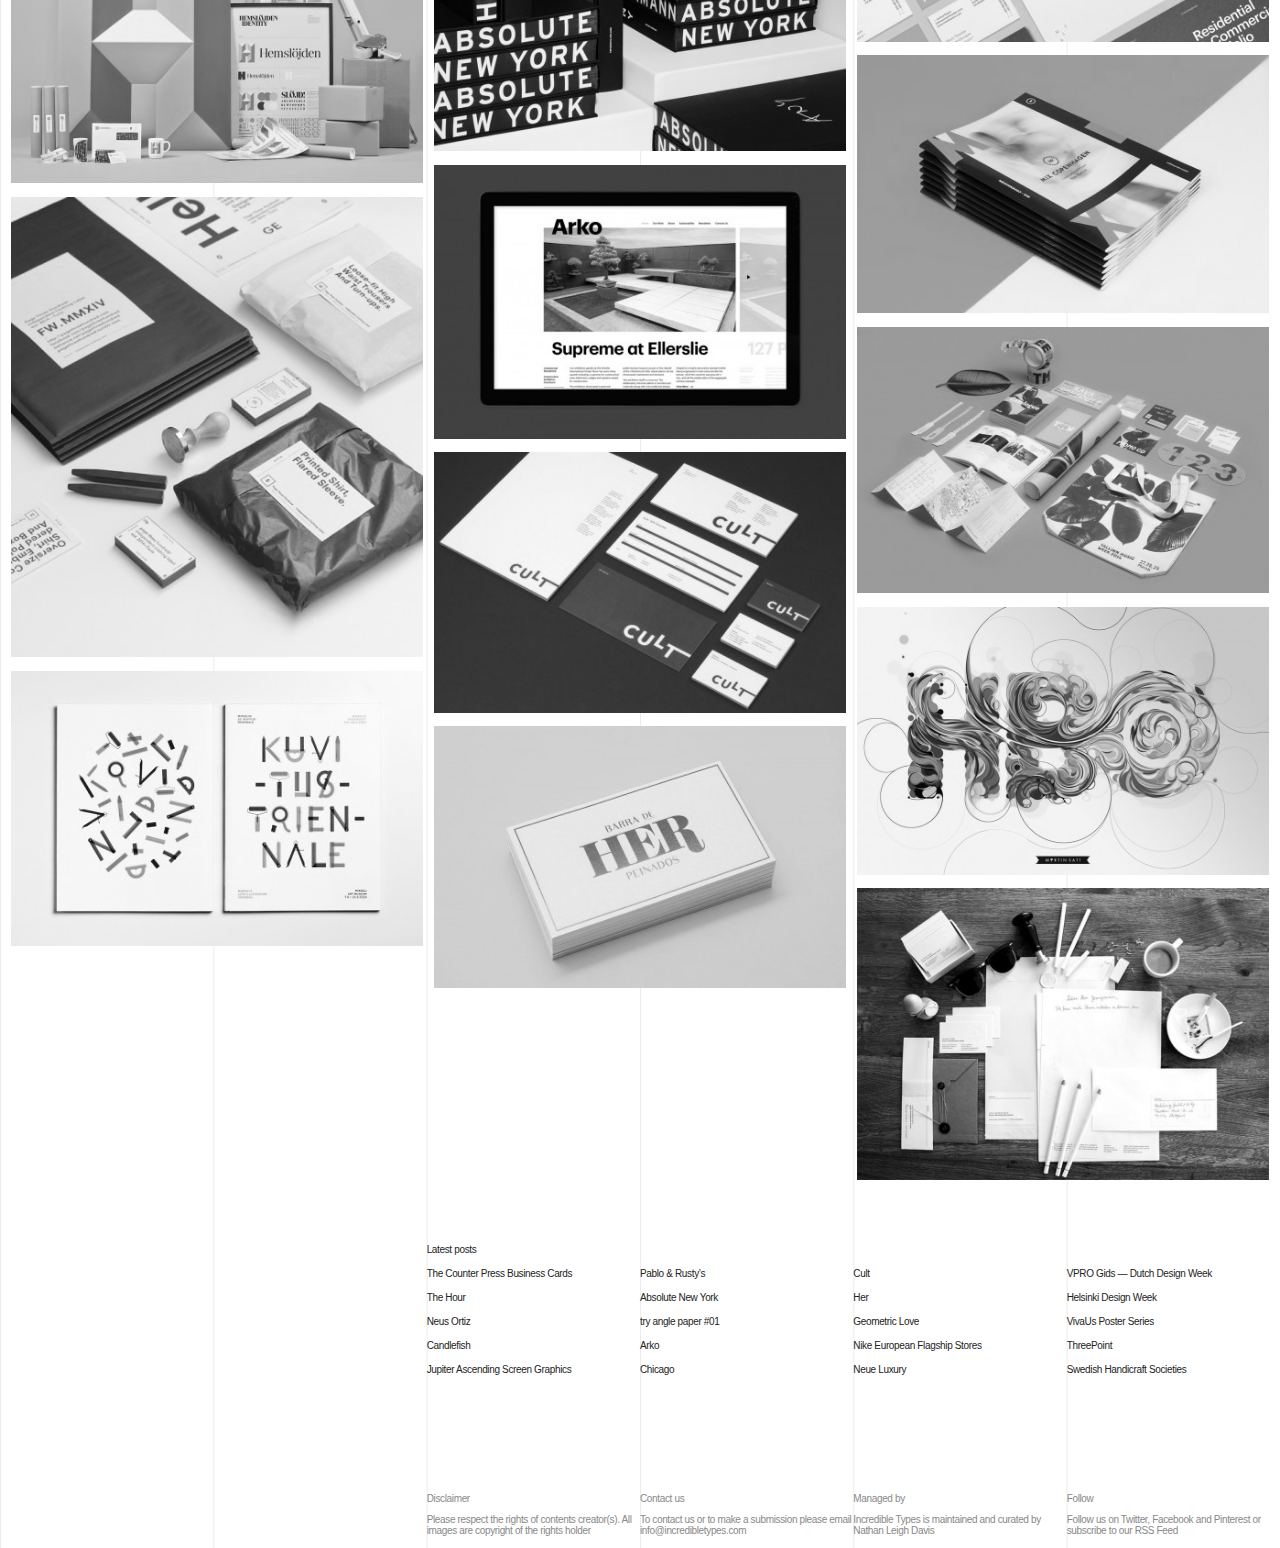
<file: html-css/wk3/index.html>
<!DOCTYPE html>
<html lang="en">
<head>
    <meta charset="UTF-8">
    <meta name="viewport" content="width=device-width, initial-scale=1.0">
    <title>Showcase | Incredible Types</title>
    <link rel="stylesheet" href="style.css">
</head>
<body>
    <header>
        <h1 class="title">Incredible Types</h1>
        <nav class="nav" role="navigation">
            <a href="#">Home</a>
            <a href="#">About</a>
            <a href="#">Tag Index</a>
            <a href="#">RSS</a>
        </nav>
    </header>
    <main>
        <!-- Explanation of Incredible Types -->
        <section class="introduction">
            <h2>Showcase</h2>
            <p>Incredible Types is a curated collection and showcase of outstanding typography and design from around the world. We currently have 426 pieces of inspirational design in our showcase, from 432 creatives and studios from 51 different countries.
                <br><br>
                Follow us on Twitter, Facebook and Pinterest or subscribe to our RSS Feed
            </p>
        </section>
        <!-- Image masonry -->
        <section class="masonry">
            <article class="brick">
                <img src="images/counter-press-business-cards-01-450x298.jpg" alt="the counter press business cards"/>
            </article>
            <article class="brick">
                <img src="images/neus-ortiz-identity-01-450x318.jpg" alt="neus ortiz"/>
            </article>
            <article class="brick">
                <img src="images/pablo-and-rustys-brand-id-1-450x300.jpg" alt="pablo and rustys brand"/>
            </article>
            <article class="brick">
                <img src="images/try-angle-paper-1-01-450x300.jpg" alt="try angle paper"/>
            </article>
            <article class="brick">
                <img src="images/proposed-chicago-advertising-campaign-01-450x706.jpg" alt="chicago"/>
            </article>
            <article class="brick">
                <img src="images/geometric-love-print-01-450x316.jpg" alt="geometric love"/>
            </article>
            <article class="brick">
                <img src="images/neue-luxury-broadsheet-by-3deep-01-450x330.jpg" alt="neue-luxury"/>
            </article>
            <article class="brick">
                <img src="images/vivaus-poster-series-01-450x300.png" alt="vivaus poster"/>
            </article>
            <article class="brick">
                <img src="images/swedish-handicraft-societies-01-450x304.jpg" alt="swedish handicraft societies"/>
            </article>
            <article class="brick">
                <img src="images/page-three-hundred-01-450x502.jpg" alt="pth fall winter 2014"/>
            </article>
            <article class="brick">
                <img src="images/mikkeli-illustration-triennial-01-450x300.jpg" alt="mikkeli illustration triennial"/>
            </article>
            <article class="brick">
                <img src="images/agda-awards-book-01-450x289.jpg" alt="agda awards book"/>
            </article>
            <article class="brick">
                <img src="images/makeshift-magazine-design-01-450x289.jpg" alt="makeshift magazine design"/>
            </article>
            <article class="brick">
                <img src="images/indiesciplinas-experimental-posters-01-450x630.jpg" alt="indiesciplinas"/>
            </article>
            <article class="brick">
                <img src="images/the-bone-line-packaging-01-450x537.jpg" alt="the bone line packaging"/>
            </article>
            <article class="brick">
                <img src="images/forager-book-design-01-450x300.jpg" alt="forager book design"/>
            </article>
            <article class="brick">
                <img src="images/the-hour-editorial-design-01-450x301.png" alt="the hour"/>
            </article>
            <article class="brick">
                <img src="images/candlefish-identity-01-450x299.jpg" alt="candlefish"/>
            </article>
            <article class="brick">
                <img src="images/jupiter-ascending-motion-graphics-01-450x192.jpg" alt="jupiter graphics"/>
            </article>
            <article class="brick">
                <img src="images/absolute-new-york-450x300.jpg" alt="absolute new york"/>
            </article>
            <article class="brick">
                <img src="images/arko-rebrand-by-strategy-design-and-advertising-01-450x299.jpg" alt="arko branding"/>
            </article>
            <article class="brick">
                <img src="images/cult-furniture-branding-02-450x284.jpg" alt="cult furniture"/>
            </article>
            <article class="brick">
                <img src="images/glasfurd-walker-her-branding-01-450x285.jpg" alt="glasfurd walker her"/>
            </article>
            <article class="brick">
                <img src="images/nike-flagship-signage-01-450x274.jpg" alt="nike"/>
            </article>
            <article class="brick">
                <img src="images/VPRO-gids-dutch-design-week-cover-01-450x301.jpg" alt="vpro"/>
            </article>
            <article class="brick">
                <img src="images/helsinki-design-week-identity-01-450x300.jpg" alt="helsinki design week"/>
            </article>
            <article class="brick">
                <img src="images/threepoint-poster-03-450x299.jpg" alt="threepoint"/>
            </article>
            <article class="brick">
                <img src="images/stay-hungry-letterpress-poster-01-450x315.jpg" alt="stay hungry"/>
            </article>
            <article class="brick">
                <img src="images/typodarium-2015-01-450x299.jpg" alt="typodarium"/>
            </article>
            <article class="brick">
                <img src="images/the-recorder-magazine-01-450x299.jpg" alt="the recorder"/>
            </article>
            <article class="brick">
                <img src="images/volcano-type-poster-01-450x637.jpg" alt="volcano type"/>
            </article>
            <article class="brick">
                <img src="images/mark-tessier-landscape-architecture-identity-01-450x294.jpg" alt="mark tessier landscape"/>
            </article>
            <article class="brick">
                <img src="images/mix-copenhagen-film-festival-brand-identity-01-450x281.jpg" alt="mix copenhagen film festival"/>
            </article>
            <article class="brick">
                <img src="images/tallinn-music-week-festival-identity-01-450x291.jpg" alt="talinn music week"/>
            </article>
            <article class="brick">
                <img src="images/hbo-lettering-01-450x292.jpg" alt="hbo lettering"/>
            </article>
            <article class="brick">
                <img src="images/cibic-and-hanke-identity-01-450x318.jpg" alt="cibic hanke"/>
            </article>
        </section>
        <!-- Latest posts -->
        <section class=latest-posts>
            <h3>Latest posts</h3>
            <ul class="col-1">
                <li><a href="http://incredibletypes.com/the-counter-press-business-cards/">The Counter Press Business Cards</a></li>
                <li><a href="http://incredibletypes.com/the-hour/">The Hour</a></li>
                <li><a href="http://incredibletypes.com/neus-ortiz/">Neus Ortiz</a></li>
                <li><a href="http://incredibletypes.com/candlefish/">Candlefish</a></li>
                <li><a href="http://incredibletypes.com/jupiter-ascending-graphics/">Jupiter Ascending Screen Graphics</a></li>
            </ul>
            <ul class="col-2 visibility">
                <li><a href="http://incredibletypes.com/pablo-rustys/">Pablo &amp; Rusty’s</a></li>
                <li><a href="http://incredibletypes.com/absolute-new-york/">Absolute New York</a></li>
                <li><a href="http://incredibletypes.com/try-angle-paper-01/">try angle paper #01</a></li>
                <li><a href="http://incredibletypes.com/arko-branding/">Arko</a></li>
                <li><a href="http://incredibletypes.com/chicago/">Chicago</a></li>
            </ul>
            <ul class="col-3 visibility">
                <li><a href="http://incredibletypes.com/cult/">Cult</a></li>
                <li><a href="http://incredibletypes.com/her/">Her</a></li>
                <li><a href="http://incredibletypes.com/geometric-love/">Geometric Love</a></li>
                <li><a href="http://incredibletypes.com/nike-european-flagship-stores/">Nike European Flagship Stores</a></li>
                <li><a href="http://incredibletypes.com/neue-luxury/">Neue Luxury</a></li>
            </ul>
            <ul class="col-4 visibility">
                <li><a href="http://incredibletypes.com/vpro-gids-cover/">VPRO Gids — Dutch Design Week</a></li>
                <li><a href="http://incredibletypes.com/helsinki-design-week/">Helsinki Design Week</a></li>
                <li><a href="http://incredibletypes.com/vivaus-posters/">VivaUs Poster Series</a></li>
                <li><a href="http://incredibletypes.com/threepoint/">ThreePoint</a></li>
                <li><a href="http://incredibletypes.com/swedish-handicraft-societies/">Swedish Handicraft Societies</a></li>
            </ul>
        </section>
        <footer>
            <section>
                <h3>Disclaimer</h3>
                <p>Please respect the rights of contents creator(s). All images are copyright of the rights holder</p>
            </section>
            <section>
                <h3>Contact us</h3>
                <p>To contact us or to make a submission please email <a href="mailto:info@incredibletypes.com">info@incredibletypes.com</a></p>
            </section>
            <section>
                <h3>Managed by</h3>
                <p>Incredible Types is maintained and curated by <a href="http://finethought.com" target="_blank">Nathan Leigh Davis</a></p>
            </section>
            <section>
                <h3>Follow</h3>
                <p>Follow us on 
                    <a href="https://twitter.com/incredibletypes" target="_blank">Twitter</a>, 
                    <a href="http://www.facebook.com/IncredibleTypes" target="_blank">Facebook</a> and 
                    <a href="https://pinterest.com/incredibletypes/" target="_blank">Pinterest</a> or subscribe to our 
                    <a href="http://feeds.feedburner.com/IncredibleTypes" target="_blank">RSS Feed</a>
                </p>
            </section>
        </footer>
    </main>  
</body>
</html>
</file>
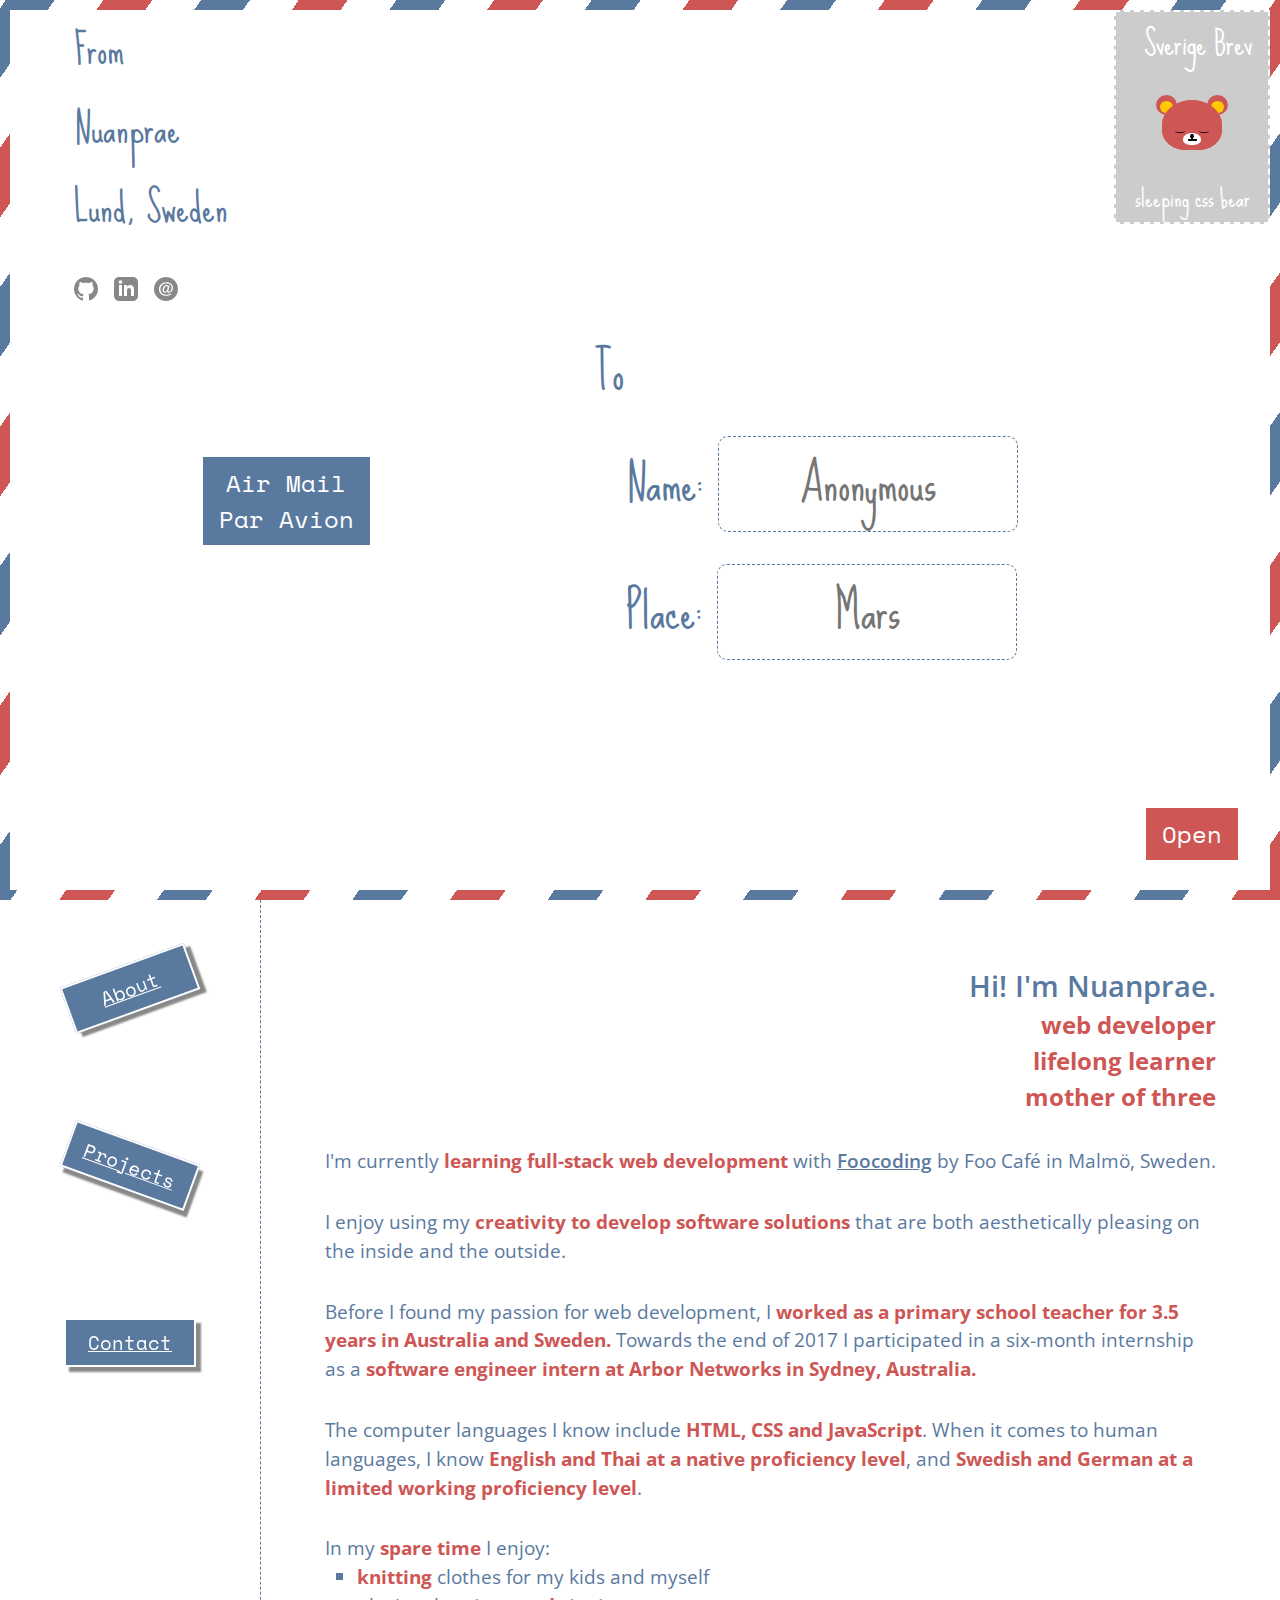
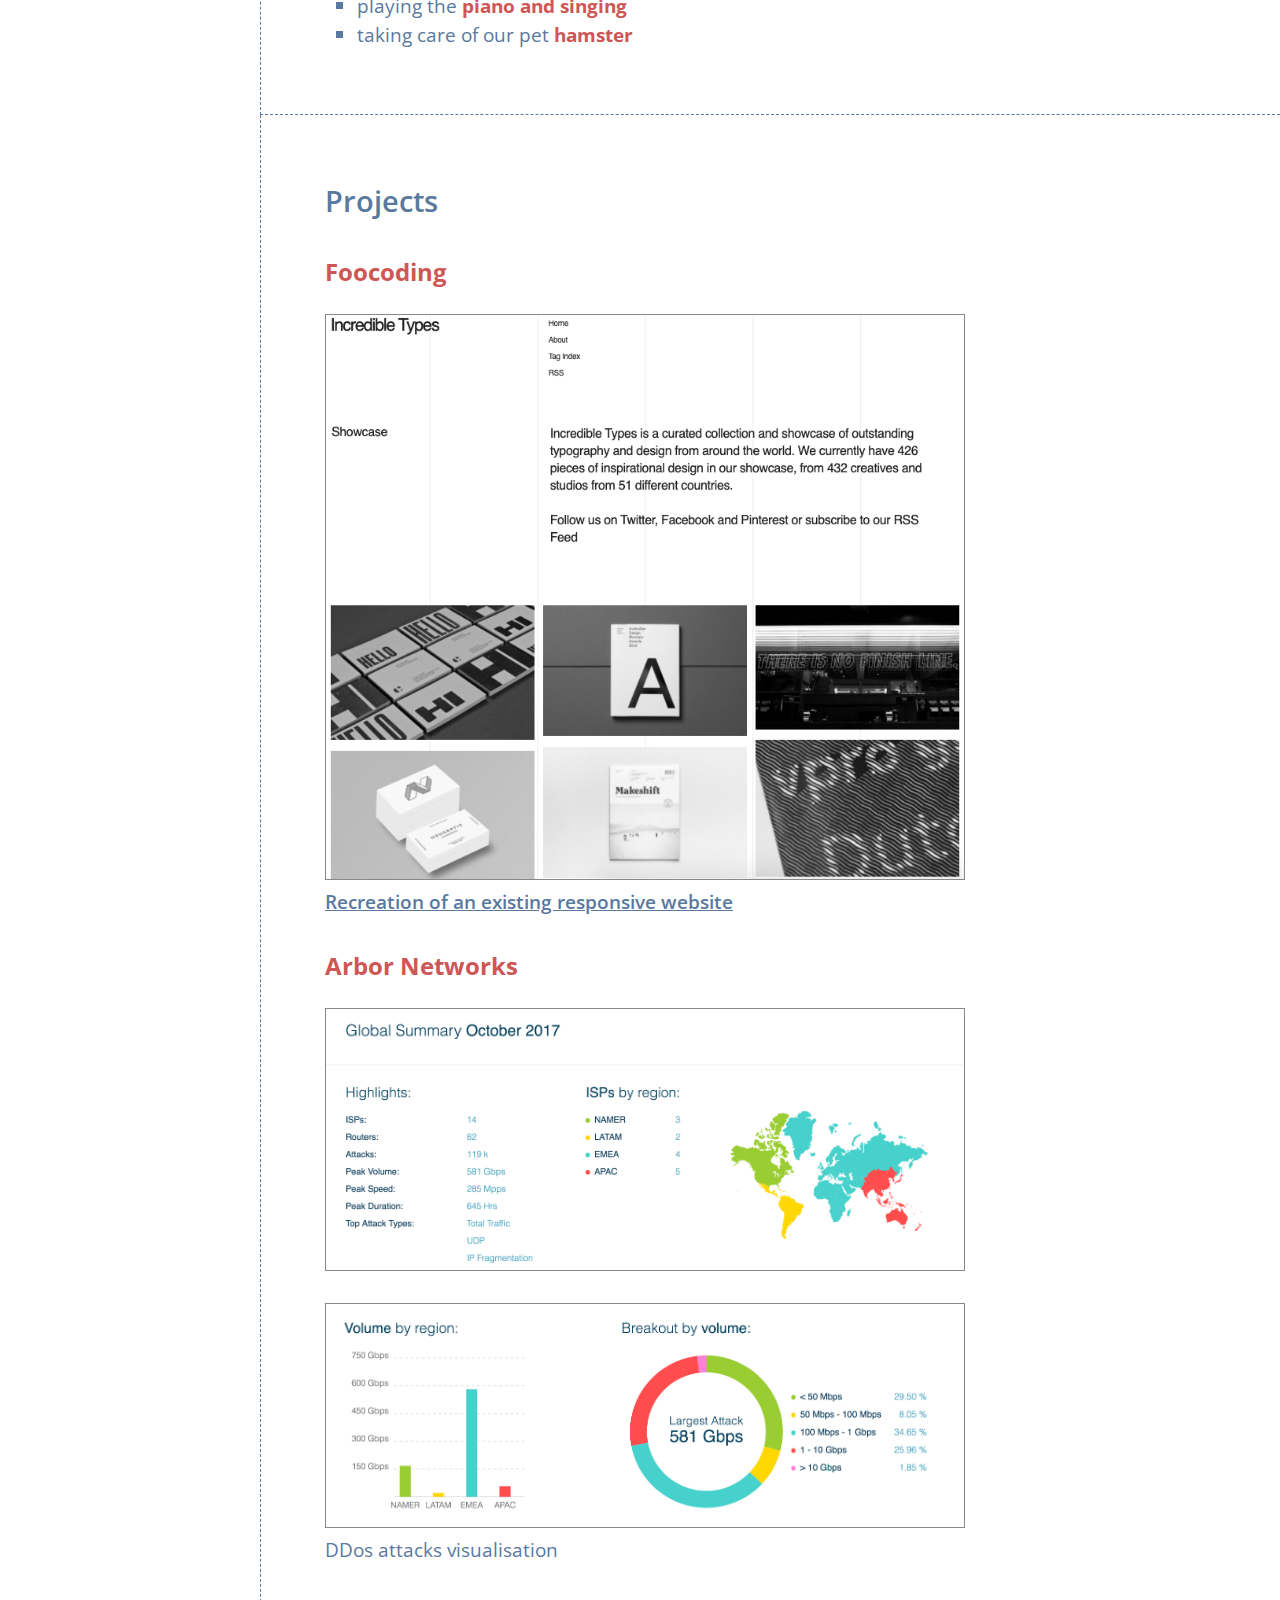
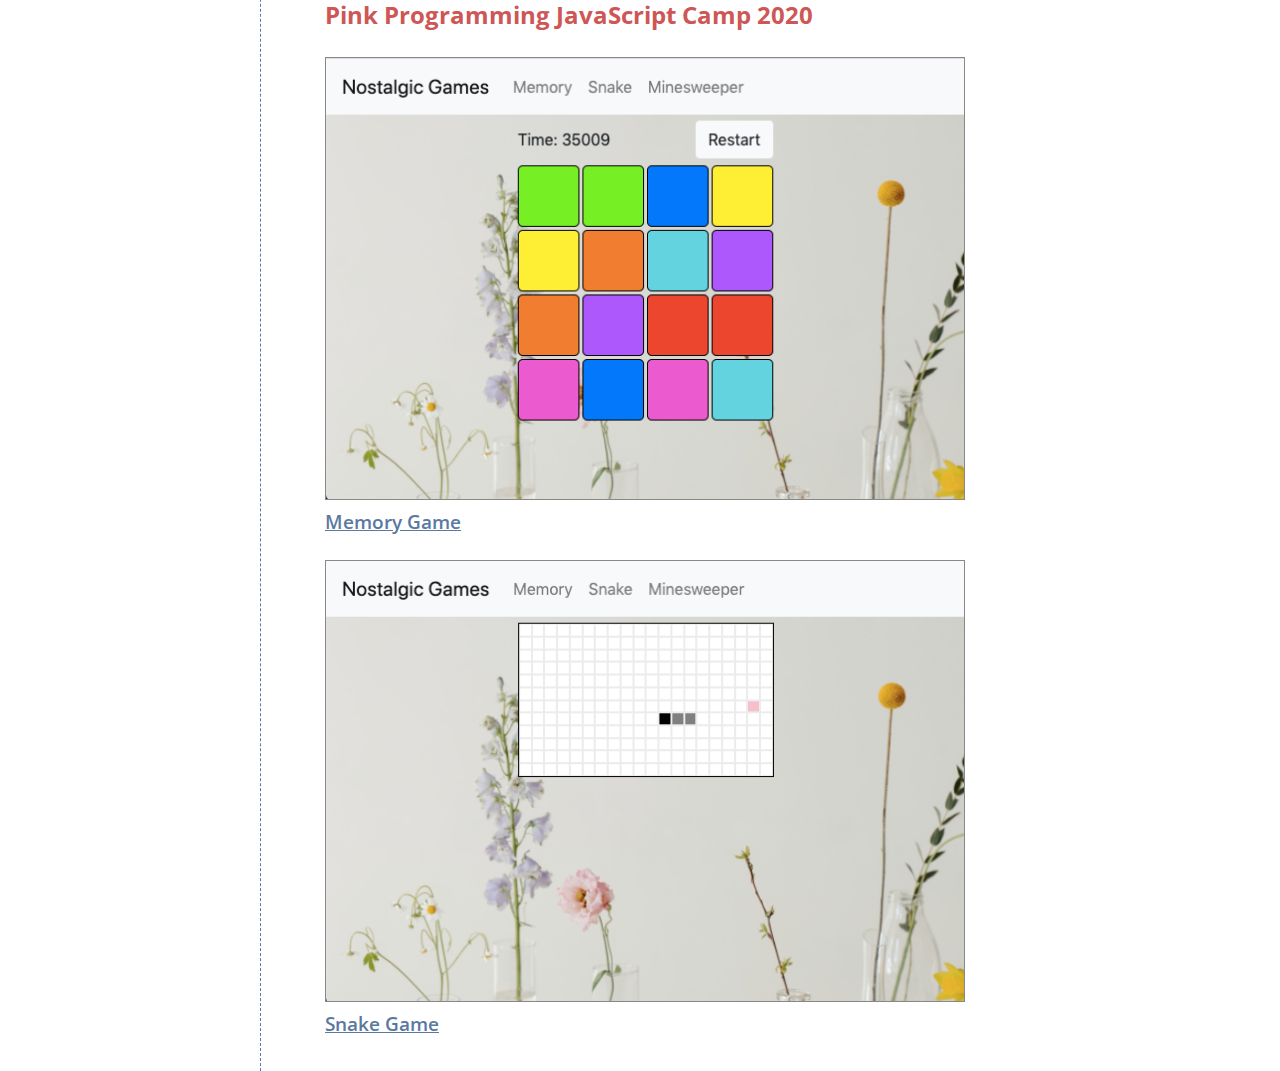
<file: module1/wk1/index.html>
<!DOCTYPE html>
<html lang="en">
    <head>
        <meta charset="UTF-8">
        <meta name="viewport" content="width=device-width, initial-scale=1.0">
        <title>Nuanprae: Web Developer</title>
        <link rel="stylesheet" href="style.css">
        <link rel="preconnect" href="https://fonts.gstatic.com">
        <link href="https://fonts.googleapis.com/css2?family=Space+Mono&family=Sue+Ellen+Francisco&display=swap" rel="stylesheet">  
        <link href="https://fonts.googleapis.com/css2?family=Sue+Ellen+Francisco&display=swap" rel="stylesheet"> 
        <link href="https://fonts.googleapis.com/css2?family=Open+Sans:wght@300&display=swap" rel="stylesheet">
    <body>
        <!-- Envelope -->
        <section id="envelope" class="envelope">
            <article class="sender">
                <section>
                <p>From </p>
                <p>Nuanprae</p>
                <p>Lund, Sweden</p>
                </section>
                <section>
                    <ul>
                        <li>
                            <a href="https://github.com/nuanprae" target="_blank">
                                <img src="img/github.svg">
                            </a>
                        </li>
                        <li>
                            <a href="https://www.linkedin.com/in/nuanprae/" target="_blank">
                                <img src="img/linkedin.svg">
                            </a>
                        </li>
                        <li>
                            <a href="mailto:nsprae@gmail.com" target="_blank">
                                <img src="img/email.svg">
                            </a>
                        </li>
                    </ul>
                </section>
            </article>
            <article class="stamp-container">
                <section class="stamp" alt="stamp">
                    <section class="sverige-brev">Sverige Brev</section>
                    <section class="bear" alt="sleeping bear">
                        <!-- head -->
                        <div class="head">
                            <!-- head copy -->
                            <div class="head-copy"></div>
                            <!-- left ear -->
                            <div class="ear-left">
                            <!-- inner ear -->
                                <div class="inner-ear"></div>
                            </div>
                            <!-- right ear -->
                            <div class="ear-right">
                                <!-- inner ear -->
                                <div class="inner-ear"></div>
                            </div>
                            <!-- left eye -->
                            <div class="eye-left"></div>
                            <!-- right eye -->
                            <div class="eye-right"></div>
                            <!-- snout -->
                            <div class="snout">
                                <!-- nose -->
                                <div class="nose"></div>
                                <!-- nose-line -->
                                <div class="nose-line"></div>
                                <!-- mouth -->
                                <div class="mouth"></div>
                            </div>   
                        </div>
                    </section>
                    <section class="sleeping-bear-text">sleeping css bear</section>
                </section>
            </article>
            <article class="airmail-container">
                <div class="airmail">
                    <div class="line-1">Air Mail</div>
                    <div class="line-2">Par Avion</div>
                </div>
            </article>
            <article class="receiver">
                <section>
                <p>To</p>
                <p>Name:<input class="input-text" type=text placeholder="Anonymous"></p>
                <p>Place:<input class="input-text" type="text" placeholder="Mars"></p>
                </section>
            </article>
            <article class="open-letter"><a href="#letter">Open</a></article>
        </section>
        <!-- Letter -->
        <section id="letter" class="letter-container">
            <nav class="mobile">
                <ul>
                    <a href="#intro">About</a>
                    <a href="#projects">Projects</a>
                    <a href="#envelope">Contact</a>
                </ul>
            </nav>
            <section class="letter">
                <article id="intro" class="intro">
                    <h1>Hi! I'm Nuanprae.</h1>
                    <h2>web developer</h2>
                    <h2>lifelong learner</h2>
                    <h2>mother of three</h2>
                    <article>
                        <p>I'm currently <b>learning full-stack web development</b> with <a href="https://www.foocoding.org/">Foocoding</a> by Foo Café in Malmö, Sweden.</p>
                        <p>
                            I enjoy using my <b>creativity to develop software solutions</b> that are both aesthetically pleasing on the inside and the outside.
                        </p>
                        <p>
                            Before I found my passion for web development, I <b>worked as a primary school teacher for 3.5 years in Australia and Sweden.</b> 
                            Towards the end of 2017 I participated in a six-month internship as a <b>software engineer intern at Arbor Networks in Sydney, Australia.</b> 
                        </p>
                        <p>
                            The computer languages I know include <b>HTML, CSS and JavaScript</b>.
                            When it comes to human languages, I know <b>English and Thai at a native proficiency level</b>, and <b>Swedish and German at a limited working proficiency level</b>.
                        </p>
                        <p>In my <b>spare time</b> I enjoy:
                            <ul>
                                <li><b>knitting</b> clothes for my kids and myself</li>
                                <li>playing the <b>piano and singing</b></li>
                                <li>taking care of our pet <b>hamster</b></li>
                            </ul>
                        </p>
                    </article>
                </article>
                <article id="projects" class="projects">
                    <h1>Projects</h1>
                    <article>
                        <h2>Foocoding</h2>
                        <a href="https://nuanprae.github.io/foocoding/module1/wk3/index.html" target="_blank">
                            <figure>
                                <img src="img/incredible types.png"/>
                                <figcaption>Recreation of an existing responsive website</figcaption>
                            </figure>
                        </a>
                    </article>
                    <article>
                        <h2>Arbor Networks</h2>
                        <figure>
                            <img src="img/arbor.png"/>
                            <img src="img/arbor2.png"/>
                            <figcaption>DDos attacks visualisation</figcaption>
                        </figure>
                    </article>
                    <article>
                        <h2>Pink Programming JavaScript Camp 2020</h2>
                        <a href="https://nuanprae.github.io/games/#/memory" target="_blank">
                            <figure>
                                <img src="img/memory.png"/>
                                <figcaption>Memory Game</figcaption>
                            </figure>
                        </a>
                        <a href="https://nuanprae.github.io/games/#/snake" target="_blank">
                            <figure>
                                <img src="img/snake.png"/>
                                <figcaption>Snake Game</figcaption>
                             </figure>
                        </a>
                    </article>
                </article>
            </section>
        </section>
    </body>
</html>
</file>
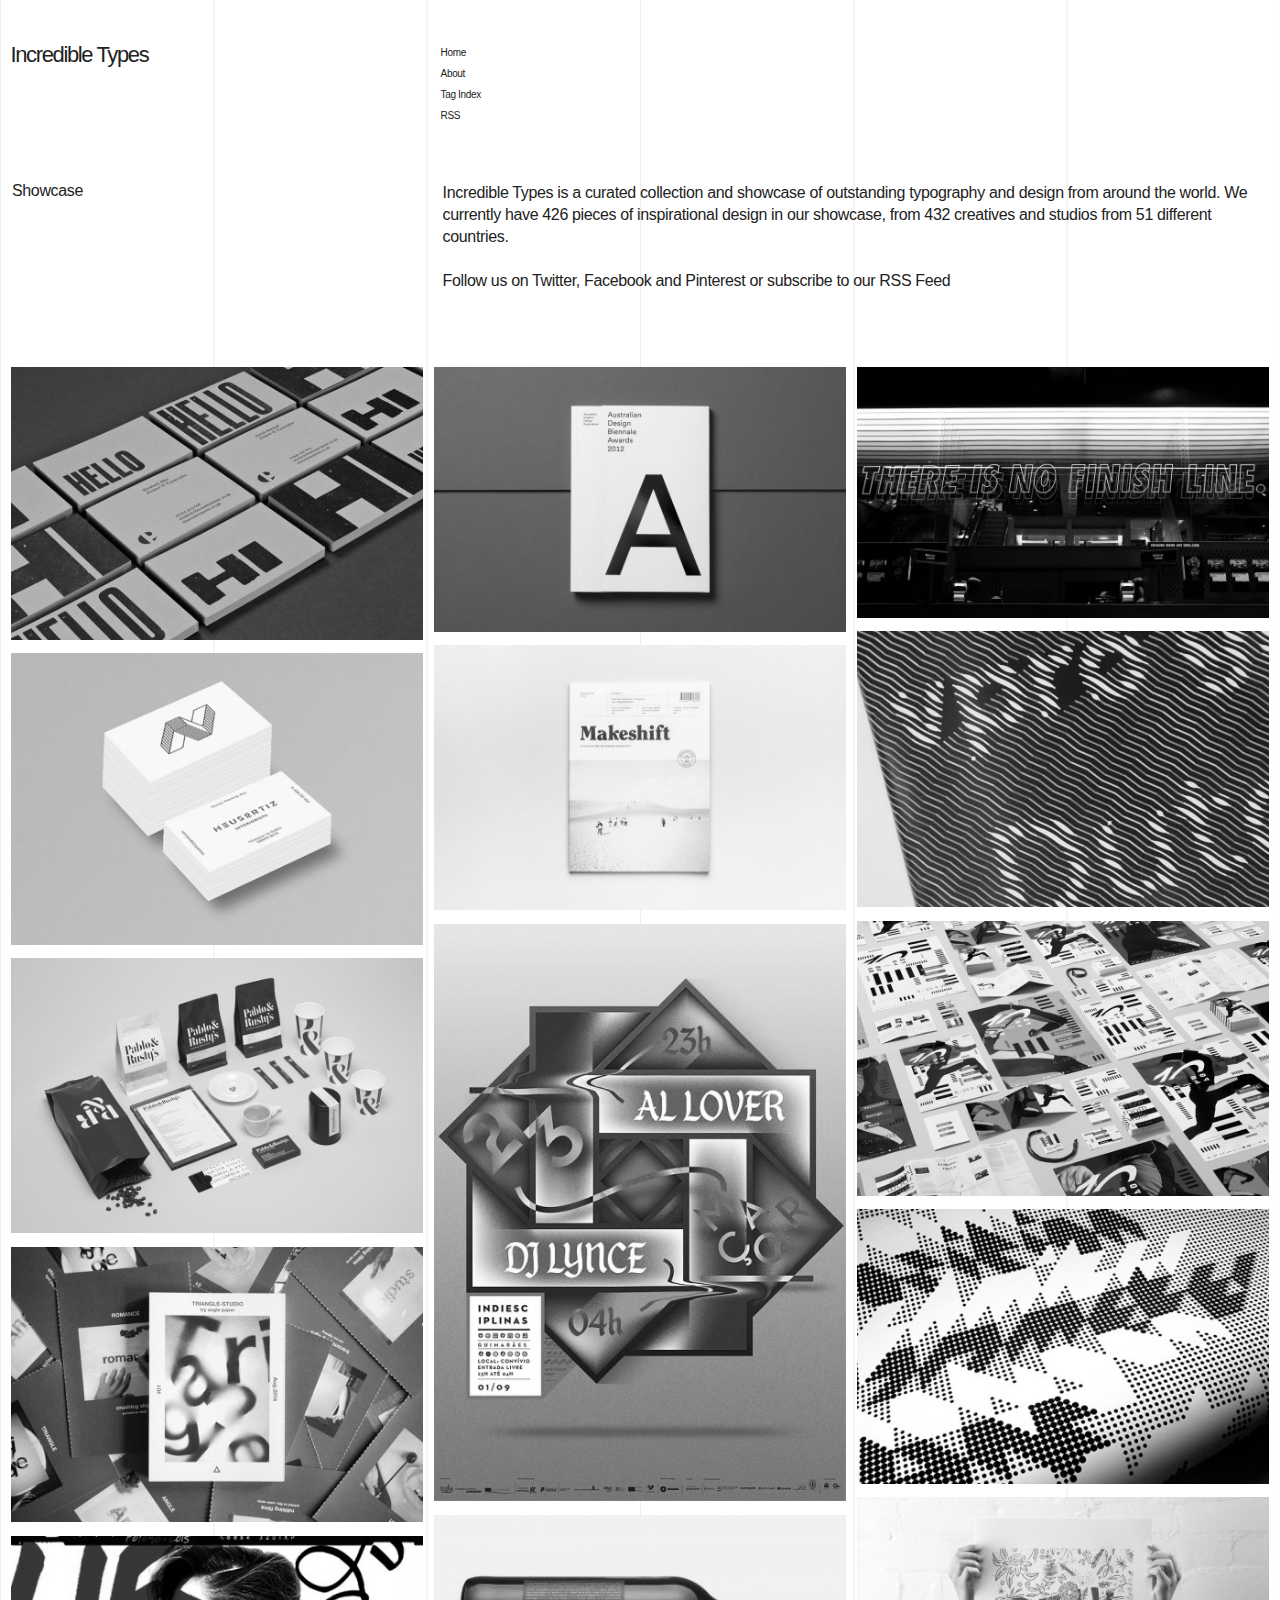
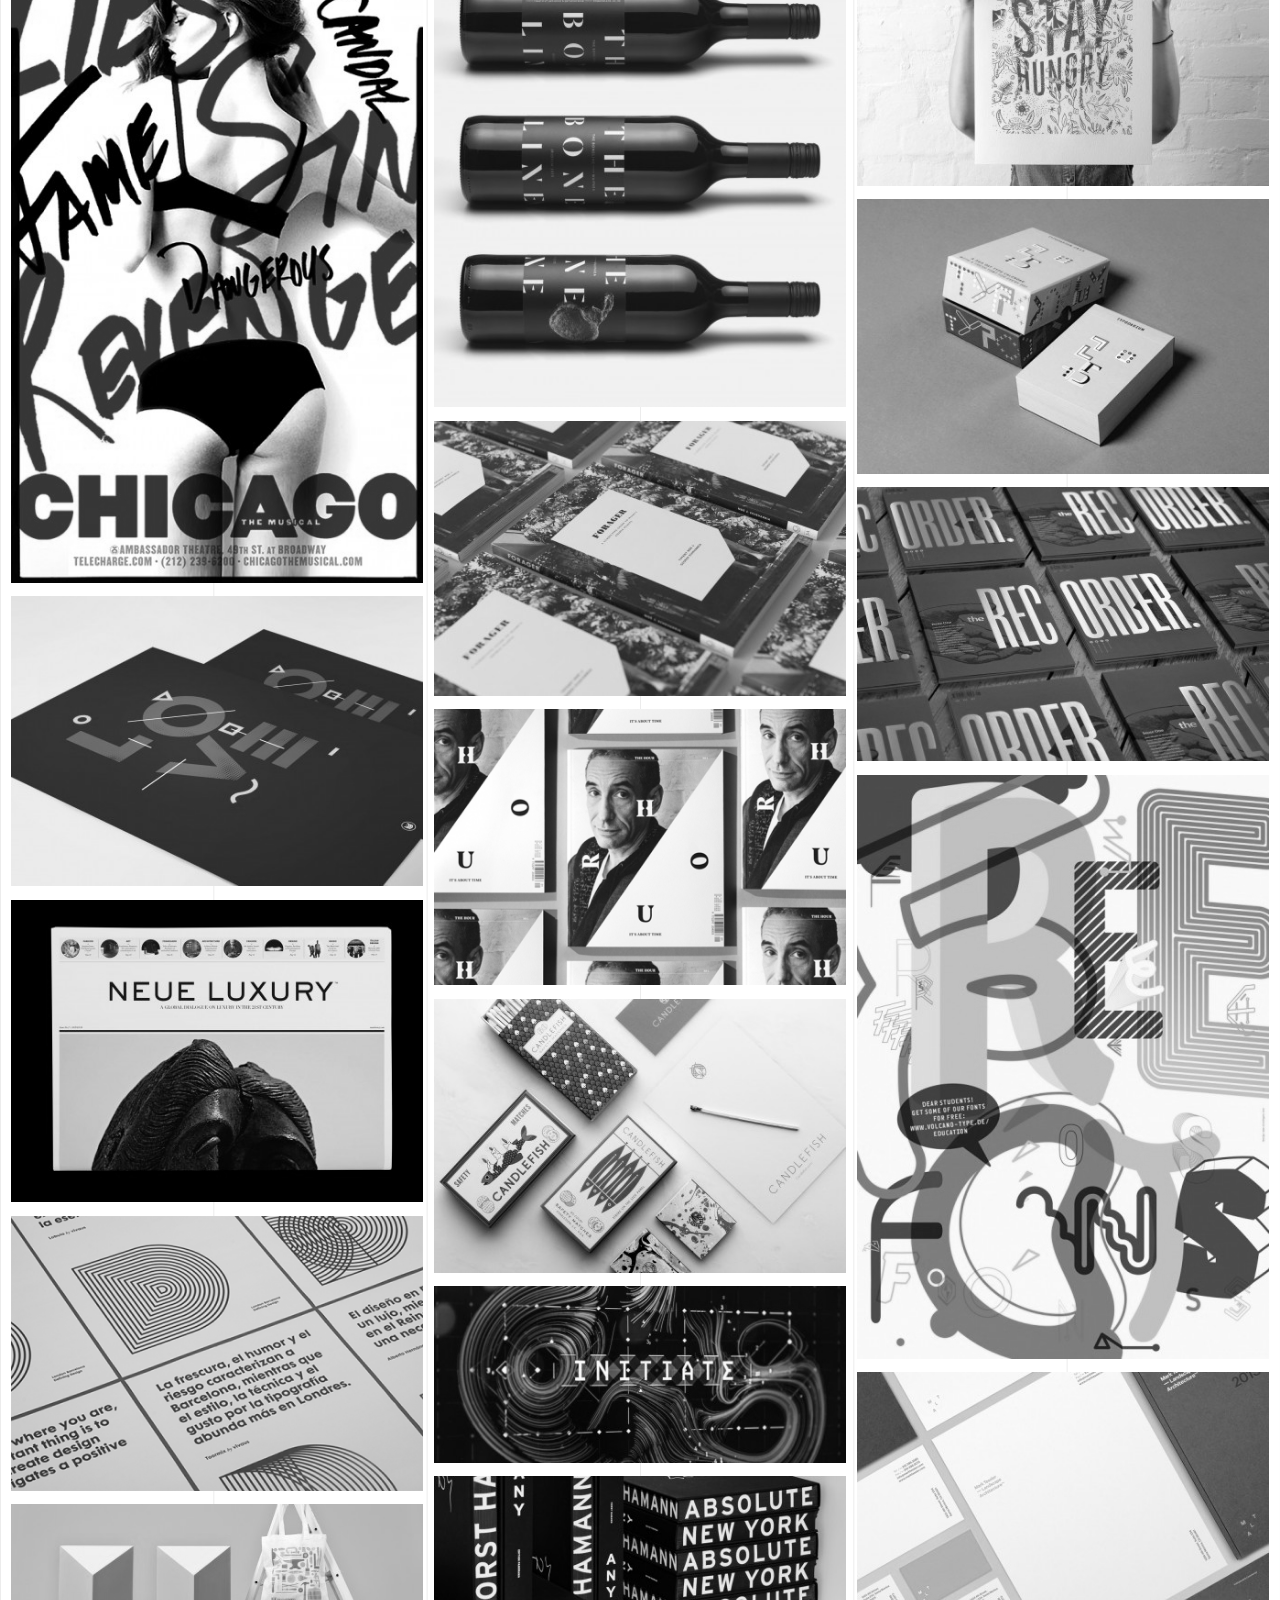
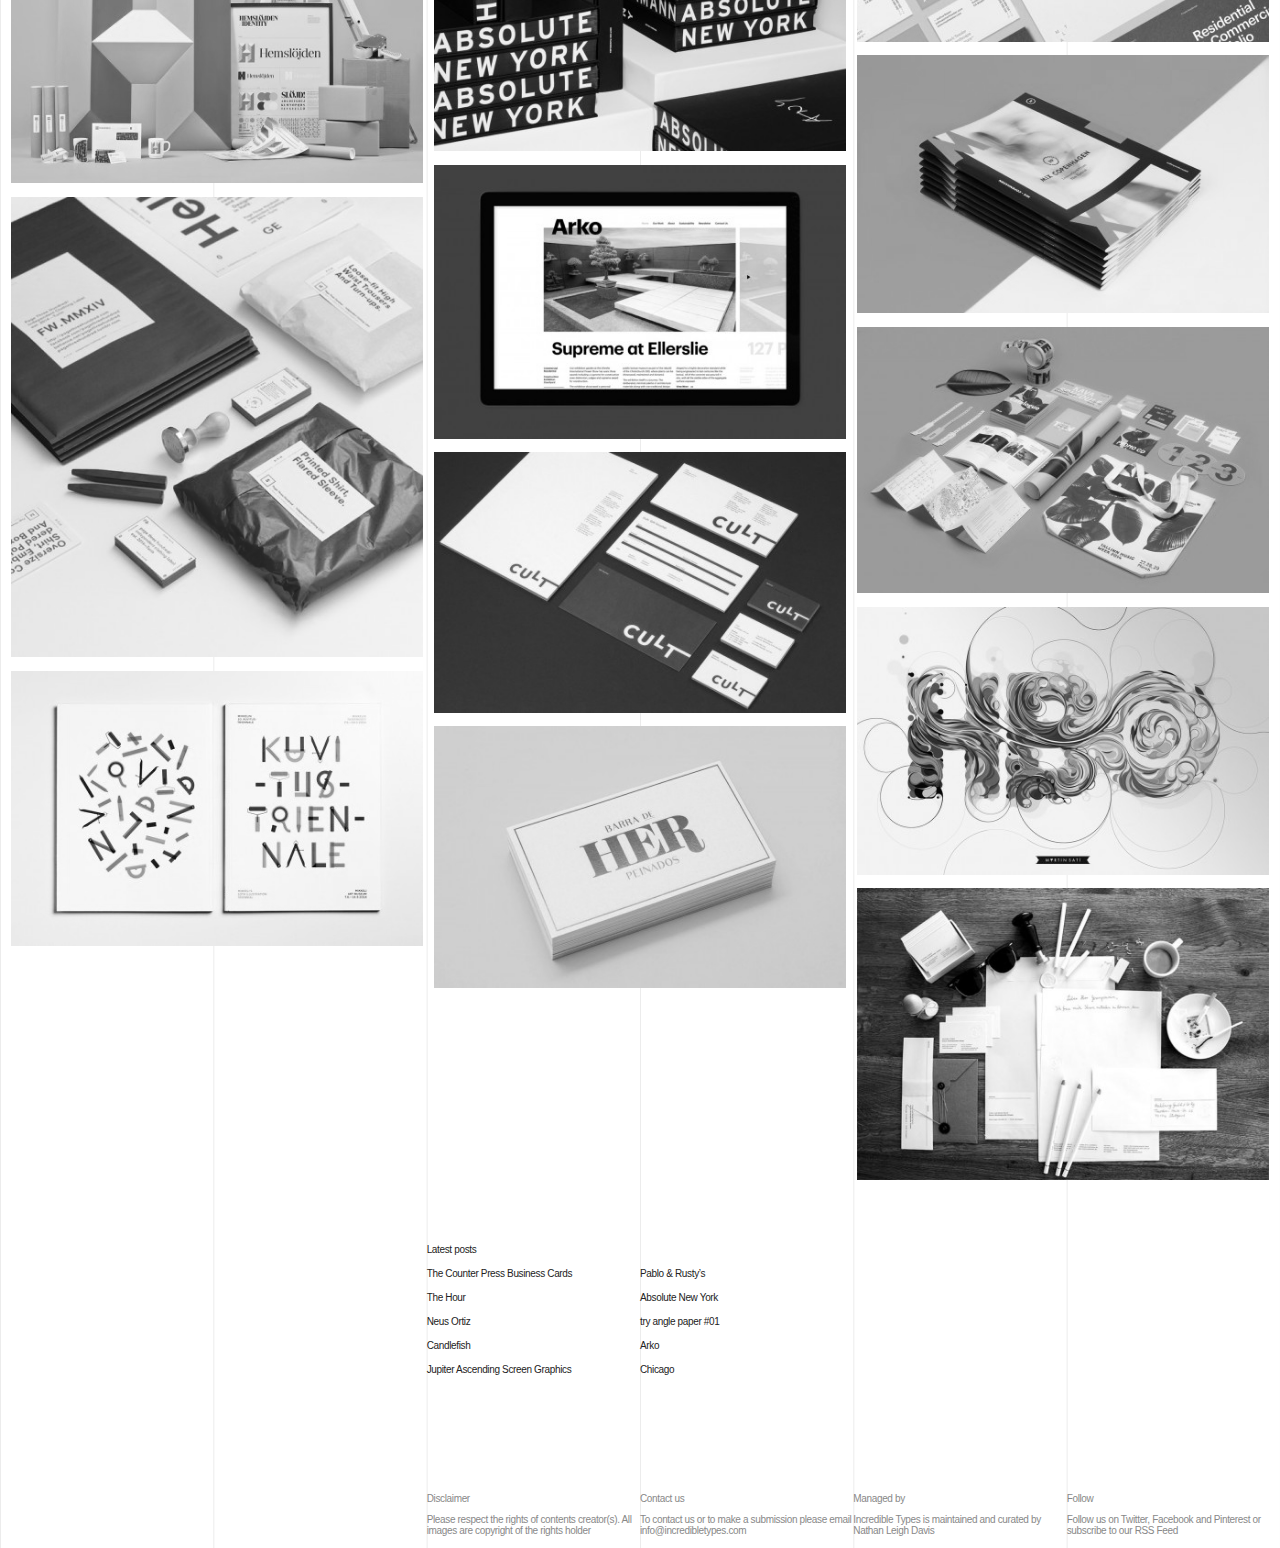
<file: module1/wk3/index.html>
<!DOCTYPE html>
<html lang="en">
<head>
    <meta charset="UTF-8">
    <meta name="viewport" content="width=device-width, initial-scale=1.0">
    <title>Showcase | Incredible Types</title>
    <link rel="stylesheet" href="style.css">
</head>
<body>
    <header>
        <h1 class="title">Incredible Types</h1>
        <nav class="nav" role="navigation">
            <a href="#">Home</a>
            <a href="#">About</a>
            <a href="#">Tag Index</a>
            <a href="#">RSS</a>
        </nav>
    </header>
    <main>
        <!-- Explanation of Incredible Types -->
        <section class="introduction">
            <h2>Showcase</h2>
            <p>Incredible Types is a curated collection and showcase of outstanding typography and design from around the world. We currently have 426 pieces of inspirational design in our showcase, from 432 creatives and studios from 51 different countries.
                <br><br>
                Follow us on Twitter, Facebook and Pinterest or subscribe to our RSS Feed
            </p>
        </section>
        <!-- Image masonry -->
        <section class="masonry">
            <article class="brick">
                <img src="images/counter-press-business-cards-01-450x298.jpg" alt="the counter press business cards"/>
            </article>
            <article class="brick">
                <img src="images/neus-ortiz-identity-01-450x318.jpg" alt="neus ortiz"/>
            </article>
            <article class="brick">
                <img src="images/pablo-and-rustys-brand-id-1-450x300.jpg" alt="pablo and rustys brand"/>
            </article>
            <article class="brick">
                <img src="images/try-angle-paper-1-01-450x300.jpg" alt="try angle paper"/>
            </article>
            <article class="brick">
                <img src="images/proposed-chicago-advertising-campaign-01-450x706.jpg" alt="chicago"/>
            </article>
            <article class="brick">
                <img src="images/geometric-love-print-01-450x316.jpg" alt="geometric love"/>
            </article>
            <article class="brick">
                <img src="images/neue-luxury-broadsheet-by-3deep-01-450x330.jpg" alt="neue-luxury"/>
            </article>
            <article class="brick">
                <img src="images/vivaus-poster-series-01-450x300.png" alt="vivaus poster"/>
            </article>
            <article class="brick">
                <img src="images/swedish-handicraft-societies-01-450x304.jpg" alt="swedish handicraft societies"/>
            </article>
            <article class="brick">
                <img src="images/page-three-hundred-01-450x502.jpg" alt="pth fall winter 2014"/>
            </article>
            <article class="brick">
                <img src="images/mikkeli-illustration-triennial-01-450x300.jpg" alt="mikkeli illustration triennial"/>
            </article>
            <article class="brick">
                <img src="images/agda-awards-book-01-450x289.jpg" alt="agda awards book"/>
            </article>
            <article class="brick">
                <img src="images/makeshift-magazine-design-01-450x289.jpg" alt="makeshift magazine design"/>
            </article>
            <article class="brick">
                <img src="images/indiesciplinas-experimental-posters-01-450x630.jpg" alt="indiesciplinas"/>
            </article>
            <article class="brick">
                <img src="images/the-bone-line-packaging-01-450x537.jpg" alt="the bone line packaging"/>
            </article>
            <article class="brick">
                <img src="images/forager-book-design-01-450x300.jpg" alt="forager book design"/>
            </article>
            <article class="brick">
                <img src="images/the-hour-editorial-design-01-450x301.png" alt="the hour"/>
            </article>
            <article class="brick">
                <img src="images/candlefish-identity-01-450x299.jpg" alt="candlefish"/>
            </article>
            <article class="brick">
                <img src="images/jupiter-ascending-motion-graphics-01-450x192.jpg" alt="jupiter graphics"/>
            </article>
            <article class="brick">
                <img src="images/absolute-new-york-450x300.jpg" alt="absolute new york"/>
            </article>
            <article class="brick">
                <img src="images/arko-rebrand-by-strategy-design-and-advertising-01-450x299.jpg" alt="arko branding"/>
            </article>
            <article class="brick">
                <img src="images/cult-furniture-branding-02-450x284.jpg" alt="cult furniture"/>
            </article>
            <article class="brick">
                <img src="images/glasfurd-walker-her-branding-01-450x285.jpg" alt="glasfurd walker her"/>
            </article>
            <article class="brick">
                <img src="images/nike-flagship-signage-01-450x274.jpg" alt="nike"/>
            </article>
            <article class="brick">
                <img src="images/VPRO-gids-dutch-design-week-cover-01-450x301.jpg" alt="vpro"/>
            </article>
            <article class="brick">
                <img src="images/helsinki-design-week-identity-01-450x300.jpg" alt="helsinki design week"/>
            </article>
            <article class="brick">
                <img src="images/threepoint-poster-03-450x299.jpg" alt="threepoint"/>
            </article>
            <article class="brick">
                <img src="images/stay-hungry-letterpress-poster-01-450x315.jpg" alt="stay hungry"/>
            </article>
            <article class="brick">
                <img src="images/typodarium-2015-01-450x299.jpg" alt="typodarium"/>
            </article>
            <article class="brick">
                <img src="images/the-recorder-magazine-01-450x299.jpg" alt="the recorder"/>
            </article>
            <article class="brick">
                <img src="images/volcano-type-poster-01-450x637.jpg" alt="volcano type"/>
            </article>
            <article class="brick">
                <img src="images/mark-tessier-landscape-architecture-identity-01-450x294.jpg" alt="mark tessier landscape"/>
            </article>
            <article class="brick">
                <img src="images/mix-copenhagen-film-festival-brand-identity-01-450x281.jpg" alt="mix copenhagen film festival"/>
            </article>
            <article class="brick">
                <img src="images/tallinn-music-week-festival-identity-01-450x291.jpg" alt="talinn music week"/>
            </article>
            <article class="brick">
                <img src="images/hbo-lettering-01-450x292.jpg" alt="hbo lettering"/>
            </article>
            <article class="brick">
                <img src="images/cibic-and-hanke-identity-01-450x318.jpg" alt="cibic hanke"/>
            </article>
        </section>
        <!-- Latest posts -->
        <section class=latest-posts>
            <h3>Latest posts</h3>
            <ul class="col-1">
                <li><a href="http://incredibletypes.com/the-counter-press-business-cards/">The Counter Press Business Cards</a></li>
                <li><a href="http://incredibletypes.com/the-hour/">The Hour</a></li>
                <li><a href="http://incredibletypes.com/neus-ortiz/">Neus Ortiz</a></li>
                <li><a href="http://incredibletypes.com/candlefish/">Candlefish</a></li>
                <li><a href="http://incredibletypes.com/jupiter-ascending-graphics/">Jupiter Ascending Screen Graphics</a></li>
            </ul>
            <ul class="col-2">
                <li><a href="http://incredibletypes.com/pablo-rustys/">Pablo &amp; Rusty’s</a></li>
                <li><a href="http://incredibletypes.com/absolute-new-york/">Absolute New York</a></li>
                <li><a href="http://incredibletypes.com/try-angle-paper-01/">try angle paper #01</a></li>
                <li><a href="http://incredibletypes.com/arko-branding/">Arko</a></li>
                <li><a href="http://incredibletypes.com/chicago/">Chicago</a></li>
            </ul>
        </section>
        <footer>
            <section>
                <h3>Disclaimer</h3>
                <p>Please respect the rights of contents creator(s). All images are copyright of the rights holder</p>
            </section>
            <section>
                <h3>Contact us</h3>
                <p>To contact us or to make a submission please email <a href="mailto:info@incredibletypes.com">info@incredibletypes.com</a></p>
            </section>
            <section>
                <h3>Managed by</h3>
                <p>Incredible Types is maintained and curated by <a href="http://finethought.com" target="_blank">Nathan Leigh Davis</a></p>
            </section>
            <section>
                <h3>Follow</h3>
                <p>Follow us on 
                    <a href="https://twitter.com/incredibletypes" target="_blank">Twitter</a>, 
                    <a href="http://www.facebook.com/IncredibleTypes" target="_blank">Facebook</a> and 
                    <a href="https://pinterest.com/incredibletypes/" target="_blank">Pinterest</a> or subscribe to our 
                    <a href="http://feeds.feedburner.com/IncredibleTypes" target="_blank">RSS Feed</a>
                </p>
            </section>
        </footer>
    </main>  
</body>
</html>
</file>
<file: html-css/wk1/style.css>
* {
  margin: 0;
  padding: 0;
  box-sizing: border-box;
  scroll-behavior: smooth;
}
*:focus {
  outline: none;
}
body {
  color: #5a799f;
}
b {
  color: #ce5756;
}
a:hover {
  cursor: pointer;
}
img {
  margin-top: 1.5rem;
  width: 50vw;
  border: 1px solid #888888;
}
li {
  list-style: none;
}
.envelope {
  font-size: 1.5rem;
  font-family: 'Sue Ellen Francisco', cursive;
  background-color: #fff;
  border: 10px solid;
  border-image: repeating-linear-gradient(
    -55deg,
    #ce5756 0px,
    #ce5756 40px,
    #fff 40px,
    #fff 80px,
    #5a799f 80px,
    #5a799f 120px,
    #fff 120px,
    #fff 160px
  );
  border-image-slice: 10;
  display: grid;
  grid-template-columns: max-content 1fr max-content;
  grid-template-rows: max-content 1fr auto;
  height: 100vh;
}
.sender {
  font-size: 1.8rem;
  grid-column: 1/2;
  grid-row: 1;
  padding-left: 3rem;
  display: flex;
  flex-direction: column;
}
.sender ul {
  display: flex;
  gap: 1rem;
}
.sender img {
  width: 100%;
  border: none;
}
.receiver {
  font-size: 2.5rem;
  grid-column: 2/3;
  grid-row: 2;
  justify-self: center;
  align-self: start;
  display: flex;
  flex-direction: column;
}
.receiver p {
  padding-left: 2rem;
}
.receiver p:nth-child(n + 2) {
  padding-left: 4rem;
}
.receiver a {
  align-self: flex-end;
}
.receiver .input-text {
  font-size: 2.5rem;
  color: #5a799f;
  font-family: 'Sue Ellen Francisco', cursive;
  margin: 1rem;
  text-align: center;
  border: 1px dashed #5a799f;
  border-radius: 10px;
  background-color: #fff;
  font-weight: 400;
}
.stamp-container {
  grid-column: 3/4;
  grid-row: 1;
}
.stamp {
  display: flex;
  flex-direction: column;
  background-color: #ccc;
  border: 2px dashed #fff;
}
.sverige-brev {
  padding: 0 1rem;
  align-self: end;
  color: #fff;
}
.sleeping-bear-text {
  align-self: center;
  color: #fff;
}
/* start of bear css image */
.bear {
  align-self: center;
  position: relative;
  display: block;
  width: 50px;
  height: 50px;
}
.head {
  position: absolute;
  background: #ce5756;
  height: 50%;
  width: 60%;
  top: 25%;
  left: 20%;
  border-radius: 50% 50% 40% 40%;
  z-index: 1;
}
.head-copy {
  position: absolute;
  background: #ce5756;
  height: 100%;
  width: 100%;
  border-radius: 50% 50% 40% 40%;
  z-index: 2;
}
.ear-left {
  position: absolute;
  background: #ce5756;
  height: 40%;
  width: 35%;
  border-radius: 50%;
  top: -10%;
  left: -10%;
}
.ear-right {
  position: absolute;
  background: #ce5756;
  height: 40%;
  width: 35%;
  border-radius: 50%;
  top: -10%;
  right: -10%;
  z-index: 1;
}
.inner-ear {
  position: absolute;
  background: #ffcb00;
  height: 60%;
  width: 60%;
  top: 30%;
  left: 20%;
  border-radius: 50%;
}
.eye-left {
  position: absolute;
  height: 10%;
  width: 20%;
  top: 55%;
  left: 20%;
  border-radius: 50%;
  border: 1px solid transparent;
  border-bottom: 1px solid #000;
  z-index: 3;
}
.eye-right {
  position: absolute;
  height: 10%;
  width: 20%;
  top: 55%;
  right: 20%;
  border-radius: 50%;
  border: 1px solid transparent;
  border-bottom: 1px solid #000;
  z-index: 3;
}
.snout {
  position: absolute;
  background: white;
  height: 25%;
  width: 30%;
  top: 65%;
  left: 35%;
  border-radius: 50% 50% 40% 40%;
  z-index: 3;
}
.nose {
  position: absolute;
  background: black;
  height: 30%;
  width: 20%;
  top: 10%;
  left: 40%;
  border-radius: 50%;
  z-index: 3;
}
.nose-line {
  position: absolute;
  background: black;
  height: 50%;
  width: 10%;
  top: 15%;
  left: 45%;
}
.mouth {
  position: absolute;
  background: black;
  height: 10%;
  width: 50%;
  top: 55%;
  left: 25%;
  border-radius: 0% 0% 50% 50%;
}
/* end of bear css image */
.airmail-container {
  grid-column: 1/2;
  grid-row: 2;
  display: flex;
  justify-self: center;
  align-items: start;
  margin: 3rem;
}
.airmail {
  font-size: 1rem;
  font-family: 'Space Mono', monospace;
  background-color: #5a799f;
  color: #fff;
  text-align: center;
  border: solid #fff 2px;
  padding: 0.5rem 1rem;
}
.open-letter {
  grid-column: 3/4;
  grid-row: 2;
  justify-self: center;
  align-self: end;
  margin: 2rem;
}
.open-letter a {
  font-size: 1rem;
  font-family: 'Space Mono', monospace;
  text-decoration: none;
  background-color: #ce5756;
  padding: 0.5rem 1rem;
  color: #fff;
}
.letter-container {
  display: flex;
  flex-direction: row;
  font-family: 'Open Sans', sans-serif;
  font-size: 1.2rem;
}
nav ul {
  position: sticky;
  top: 0;
  display: flex;
  flex-direction: column;
}
nav a {
  margin: 4rem 4rem;
  font-family: 'Space Mono', monospace;
  text-align: center;
  border: 2px solid #fff;
  box-shadow: 5px 5px 2px #888888;
  padding: 0.5rem 1rem;
  color: #fff;
  background-color: #5a799f;
}
nav a:nth-child(1) {
  transform: rotate(-20deg);
}
nav a:nth-child(2) {
  transform: rotate(20deg);
}
nav a:hover {
  background-color: #888888;
}
.letter {
  display: flex;
  flex-direction: column;
}
.letter > article {
  padding: 2rem 4rem;
  line-height: 1.5;
  background-color: #fff;
  border-left: 1px dashed #5a799f;
}
.letter h1 {
  font-size: 1.8rem;
  font-weight: 600;
  margin-top: 2rem;
}
.letter h2 {
  font-size: 1.5rem;
  line-height: 1.5;
  color: #ce5756;
}
.letter p {
  margin-top: 2rem;
}
.letter a {
  font-weight: 600;
  color: #5a799f;
}
.letter a:hover {
  color: #888888;
}
.letter a:visited {
  text-decoration: none;
}
.intro {
  border-bottom: 1px dashed #5a799f;
}
.intro h1 {
  text-align: end;
}
.intro h2 {
  text-align: end;
  color: #ce5756;
}
.intro ul {
  padding-left: 2rem;
}
.intro li {
  list-style-type: square;
}
.projects article {
  margin-top: 2rem;
}
/* mobile */
@media only screen and (max-width: 813px) {
  .envelope {
    display: grid;
    grid-template-rows: min-content repeat(3, 1fr);
    grid-template-columns: minmax(max-content, 1fr) max-content;
    line-height: 1.5;
  }
  .sender {
    grid-column: 1/2;
    grid-row: 2;
    padding-left: 2rem;
    font-size: 1.8rem;
    padding-top: 1rem;
  }
  .stamp-container {
    grid-column: 2/3;
    grid-row: 2;
  }
  .receiver {
    grid-column: 1/3;
    grid-row: 3;
    font-size: 2rem;
    padding-left: 0;
    padding-top: 2rem;
    align-items: center;
  }
  .receiver p:nth-child(n + 2) {
    padding-left: 2.2rem;
  }
  .receiver .input-text {
    font-size: 2rem;
  }
  .airmail-container {
    display: none;
  }
  .open-letter {
    grid-column: 2/3;
    grid-row: 4;
    justify-self: end;
    align-self: center;
    font-size: 1rem;
  }
  .letter-container {
    display: flex;
    flex-direction: column;
  }
  nav {
    position: sticky;
    top: 0;
  }
  nav ul {
    flex-direction: row;
    justify-content: center;
    background-color: #5a799f;
  }
  nav a {
    margin: 0rem;
    border: none;
    box-shadow: none;
  }
  nav a:nth-child(1) {
    transform: none;
  }
  nav a:nth-child(2) {
    transform: none;
  }
  img {
    width: 100%;
  }
  .bear {
    width: 80px;
    height: 80px;
  }
}

@media only screen and (max-width: 813px) and (orientation: landscape) {
  .envelope {
    display: grid;
    grid-template-rows: min-content 1fr;
    grid-template-columns: 1fr 1fr min-content;
    line-height: 1.5;
    font-size: 1.5rem;
  }
  .sender {
    grid-column: 1/2;
    grid-row: 1;
    font-size: 1.25rem;
  }
  .stamp-container {
    grid-column: 3/4;
    grid-row: 1;
  }
  .receiver {
    grid-column: 1/3;
    grid-row: 2;
    font-size: 1.8rem;
    padding-left: 0;
    padding-top: 0;
    align-items: center;
  }
  .receiver .input-text {
    font-size: 1.5rem;
  }
  .open-letter {
    grid-column: 3/4;
    grid-row: 2;
    align-self: end;
  }
} ;
</file>
<file: html-css/wk2/style.css>
* {
  margin: 0;
  padding: 0;
  box-sizing: border-box;
}

body {
  font-family: "Cardo", serif;
  background-color: #0b0c10;
  color: #45a29e;
  margin: 2em 0 2em 0;
}

h1,
h2,
h3,
h4,
h5,
h6 {
  font-family: "Oswald", sans-serif;
  text-transform: uppercase;
  color: #66fcf1;
}

li {
  list-style-type: none;
  border: solid 0.25em #45a29e;
  padding: 2em;
  overflow-wrap: normal;
}

li:hover {
  animation: pulse 2s;
  background-color: #1f2833;
}

@keyframes pulse {
  0% {
    background-color: #0b0c10;
  }
  100% {
    background-color: #1f2833;
  }
}

h1 {
  text-align: center;
}

h2 {
  text-align: center;
  margin: 1em;
}

img {
  width: 100%;
}

/* mobile phone */
@media only screen and (max-device-width: 667px) {
  #grid-floats {
    display: inline-block;
    margin: -1em 1em 0 0;
  }
  #grid-floats > .grid-item {
    margin: 1em 0 0 1em;
  }
  #grid-floats > .grid-item:nth-child(1) {
    width: calc(100% - 1em);
  }
  #grid-floats > .grid-item:nth-child(n + 2):nth-child(even) {
    float: left;
    width: calc(50% - 1em);
    height: 800px;
  }
  #grid-floats > .grid-item:nth-child(n + 3):nth-child(odd) {
    float: right;
    width: calc(50% - 1em);
    height: 800px;
  }
}
@media only screen and (max-device-width: 667px) {
  #grid-flex {
    display: flex;
    flex-wrap: wrap;
    margin: -1em 1em 0 0;
  }
  #grid-flex > .grid-item {
    width: calc(50% - 1em);
    margin: 1em 0 0 1em;
  }
  #grid-flex > .grid-item:nth-child(1) {
    width: calc(100% - 1em);
  }
}
@media only screen and (max-device-width: 667px) {
  #grid-grid {
    display: grid;
    grid-template-columns: repeat(2, minmax(100px, 1fr));
    grid-gap: 1em;
    margin: 0 1em;
  }
  #grid-grid > .grid-item:nth-child(1) {
    grid-column: span 2;
  }
}

/* tablet */
@media only screen and (min-device-width: 668px) and (max-device-width: 1024px) {
  #grid-floats {
    display: inline-block;
    margin: -2em 2em 0 0;
  }
  #grid-floats > .grid-item {
    float: left;
    margin: 2em 0 0 2em;
  }
  #grid-floats > .grid-item:nth-child(1) {
    width: calc(50% - 2em);
  }
  #grid-floats > .grid-item:nth-child(2) {
    float: right;
    width: calc(50% - 2em);
  }
  #grid-floats > .grid-item:nth-child(n + 3) {
    width: calc(33.33% - 2em);
    height: 550px;
  }
}
@media only screen and (min-device-width: 668px) and (max-device-width: 1024px) {
  #grid-flex {
    display: flex;
    flex-wrap: wrap;
    margin: -2em 2em 0 0;
  }
  #grid-flex > .grid-item {
    width: calc(33.33% - 2em);
    margin: 2em 0 0 2em;
  }
  #grid-flex > .grid-item:nth-child(1) {
    width: calc(50% - 2em);
  }
  #grid-flex > .grid-item:nth-child(2) {
    width: calc(50% - 2em);
  }
}
@media only screen and (min-device-width: 668px) and (max-device-width: 1024px) {
  #grid-grid {
    display: grid;
    grid-template-columns: repeat(6, 1fr);
    grid-gap: 2em;
    margin: 0 2em;
  }
  #grid-grid > .grid-item:nth-child(1) {
    grid-column: span 3;
  }
  #grid-grid > .grid-item:nth-child(2) {
    grid-column: span 3;
  }
  #grid-grid > .grid-item {
    grid-column: span 2;
  }
}

/* desktop */
@media screen and (min-device-width: 1025px) {
  #grid-floats {
    display: inline-block;
    margin: -2em 2em 0 0;
  }
  #grid-floats > .grid-item {
    float: left;
    margin: 2em 0 0 2em;
  }
  #grid-floats > .grid-item:nth-child(1) {
    width: calc(50% - 2em);
    height: 550px;
  }
  #grid-floats > .grid-item:nth-child(n + 2) {
    width: calc(25% - 2em);
    height: 550px;
  }
}
@media screen and (min-device-width: 1025px) {
  #grid-flex {
    display: flex;
    flex-wrap: wrap;
    margin: -2em 2em 0 0;
  }
  #grid-flex > .grid-item {
    width: calc(25% - 2em);
    margin: 2em 0 0 2em;
  }
  #grid-flex > .grid-item:nth-child(1) {
    width: calc(50% - 2em);
  }
}

@media screen and (min-device-width: 1025px) {
  #grid-grid {
    display: grid;
    grid-template-columns: repeat(4, 1fr);
    grid-gap: 2em;
    margin: 0 2em;
  }
  #grid-grid > .grid-item:nth-child(1) {
    grid-column: span 2;
  }
}
</file>
<file: html-css/wk3/style.css>
* {
  box-sizing: inherit;
  margin: 0;
  padding: 0;
  box-sizing: border-box;
}
*:before,
*:after {
  box-sizing: inherit;
}
html {
  box-sizing: border-box;
}
body {
  font-family: "Aktiv Grotesk W01 Bold", sans-serif;
  font-size: 0.875rem;
  letter-spacing: -0.025em;
  color: #222;
  background-color: #fff;
}
nav {
  display: flex;
  flex-direction: column;
  line-height: 1.5em;
}
h1 {
  font-size: 1.375rem;
  letter-spacing: -0.0625em;
  font-weight: normal;
  padding-bottom: 2.5em;
}
h2 {
  font-size: 1rem;
  font-weight: normal;
  padding-bottom: 1.25em;
}
h3 {
  font-size: 0.625rem;
  font-weight: normal;
}
li {
  list-style-type: none;
  color: #222;
}
img {
  width: 100%;
  filter: grayscale(100%);
}
img:hover {
  filter: grayscale(0%);
  transition: ease-in 1s;
}
a {
  font-size: 0.625rem;
}
a:link {
  text-decoration: none;
  color: #222;
}
a:hover {
  text-decoration: underline;
}
a:visited {
  text-decoration: none;
  color: #222;
}
footer {
  font-size: 0.625rem;
  color: #888;
}
footer p {
  padding-bottom: 1.25em;
}
footer a:link {
  text-decoration: none;
  cursor: pointer;
  color: #888;
}
footer a:hover {
  text-decoration: underline;
}
footer a:visited {
  text-decoration: none;
  color: #888;
}
.introduction {
  font-size: 0.875rem;
  padding-bottom: 1.25em;
  font-weight: 400;
}
.introduction p {
  line-height: 1.375rem;
}
.latest-posts {
  display: flex;
  flex-direction: column;
  line-height: 1.5em;
}
.masonry {
  column-count: 2;
  padding-bottom: 2.5em;
}
.brick {
  padding-top: 0.75em;
}
.visibility {
  display: none;
}

/* desktop */
@media only screen and (min-width: 769px) {
  body {
    display: grid;
    grid-template-rows: repeat(5, auto);
    background-size: 16.66667% 100%;
    background-repeat: repeat-x;
    background-image: linear-gradient(
      to right,
      rgba(0, 0, 0, 0.075) 1px,
      transparent 1px
    );
  }
  header {
    display: flex;
    padding: 3em 0.75em 4em 0.75em;
  }
  header h1 {
    width: 33.33%;
  }
  header nav {
    width: 66.66%;
    padding: 0 0.75em;
  }
  .introduction {
    display: flex;
    font-size: 1rem;
    padding: 0 0.75em 4em 0.75em;
  }
  .introduction > h2 {
    width: 33.33%;
  }
  .introduction > p {
    width: 66.66%;
    padding: 0 0.75em;
  }
  .latest-posts {
    display: grid;
    grid-template-columns: repeat(6, 1fr);
    grid-template-rows: repeat(2, minmax(min-content, auto));
    padding-bottom: 8em;
    line-height: 1.375rem;
  }
  .latest-posts ul li a:link {
    color: #222;
  }
  .latest-posts h3 {
    grid-column: 3/4;
    grid-row: 1;
  }
  .col-1 {
    grid-column: 3/4;
    grid-row: 2;
  }
  .col-2 {
    grid-column: 4/5;
    grid-row: 2;
  }
  .col-3 {
    grid-column: 5/6;
    grid-row: 2;
  }
  .col-4 {
    grid-column: 6/7;
    grid-row: 2;
  }
  .visibility {
    display: block;
  }
  footer {
    display: grid;
    grid-template-columns: repeat(6, 1fr);
  }
  footer h3 {
    padding-bottom: 0.625rem;
  }
  footer section:nth-child(1) {
    grid-column: 3/4;
  }
  .masonry {
    column-count: 3;
    column-gap: 0.75em;
    padding: 0 0.75em 4em 0.75em;
  }
}
</file>
<file: module1/wk1/style.css>
* {
  margin: 0;
  padding: 0;
  box-sizing: border-box;
  scroll-behavior: smooth;
}
*:focus {
  outline: none;
}
body {
  color: #5a799f;
}
b {
  color: #ce5756;
}
a:hover {
  cursor: pointer;
}
img {
  margin-top: 1.5rem;
  width: 50vw;
  border: 1px solid #888888;
}
li {
  list-style: none;
}
.envelope {
  font-size: 2rem;
  font-family: "Sue Ellen Francisco", cursive;
  background-color: #fff;
  border: 10px solid;
  border-image: repeating-linear-gradient(
    -55deg,
    #ce5756 0px,
    #ce5756 40px,
    #fff 40px,
    #fff 80px,
    #5a799f 80px,
    #5a799f 120px,
    #fff 120px,
    #fff 160px
  );
  border-image-slice: 10;
  display: grid;
  grid-template-columns:
    repeat(2, minmax(max-content, 1fr))
    max-content;
  grid-template-rows: repeat(3, minmax(max-content, 1fr));
  width: 100vw;
  height: 100vh;
}
.sender {
  grid-column: 1/2;
  grid-row: 1;
  padding-left: 4rem;
  font-size: 2.5rem;
  display: flex;
  flex-direction: column;
}
.sender ul {
  display: flex;
  gap: 1rem;
}
.sender img {
  width: 100%;
  border: none;
}
.receiver {
  grid-column: 2/4;
  grid-row: 2;
  display: flex;
  flex-direction: column;
  font-size: 3rem;
}
.receiver p {
  padding-left: 2rem;
}
.receiver p:nth-child(n + 2) {
  padding-left: 4rem;
}
.receiver a {
  align-self: flex-end;
}
.receiver .input-text {
  color: #5a799f;
  font-size: 3rem;
  font-family: "Sue Ellen Francisco", cursive;
  margin: 1rem;
  text-align: center;
  border: 1px dashed #5a799f;
  border-radius: 10px;
  background-color: #fff;
  font-weight: 400;
}
.stamp-container {
  grid-column: 3/4;
}
.stamp {
  display: flex;
  flex-direction: column;
  background-color: #ccc;
  border: 2px dashed #fff;
}
.sverige-brev {
  padding: 0 1rem;
  align-self: end;
  color: #fff;
}
.sleeping-bear-text {
  font-size: 1.5rem;
  align-self: center;
  color: #fff;
}
/* start of bear css image */
.bear {
  align-self: center;
  position: relative;
  display: block;
  width: 100px;
  height: 100px;
}
.head {
  position: absolute;
  background: #ce5756;
  height: 50%;
  width: 60%;
  top: 25%;
  left: 20%;
  border-radius: 50% 50% 40% 40%;
  z-index: 1;
}
.head-copy {
  position: absolute;
  background: #ce5756;
  height: 100%;
  width: 100%;
  border-radius: 50% 50% 40% 40%;
  z-index: 2;
}
.ear-left {
  position: absolute;
  background: #ce5756;
  height: 40%;
  width: 35%;
  border-radius: 50%;
  top: -10%;
  left: -10%;
}
.ear-right {
  position: absolute;
  background: #ce5756;
  height: 40%;
  width: 35%;
  border-radius: 50%;
  top: -10%;
  right: -10%;
  z-index: 1;
}
.inner-ear {
  position: absolute;
  background: #ffcb00;
  height: 60%;
  width: 60%;
  top: 30%;
  left: 20%;
  border-radius: 50%;
}
.eye-left {
  position: absolute;
  height: 10%;
  width: 20%;
  top: 55%;
  left: 20%;
  border-radius: 50%;
  border: 1px solid transparent;
  border-bottom: 1px solid #000;
  z-index: 3;
}
.eye-right {
  position: absolute;
  height: 10%;
  width: 20%;
  top: 55%;
  right: 20%;
  border-radius: 50%;
  border: 1px solid transparent;
  border-bottom: 1px solid #000;
  z-index: 3;
}
.snout {
  position: absolute;
  background: white;
  height: 25%;
  width: 30%;
  top: 65%;
  left: 35%;
  border-radius: 50% 50% 40% 40%;
  z-index: 3;
}
.nose {
  position: absolute;
  background: black;
  height: 30%;
  width: 20%;
  top: 10%;
  left: 40%;
  border-radius: 50%;
  z-index: 3;
}
.nose-line {
  position: absolute;
  background: black;
  height: 50%;
  width: 10%;
  top: 15%;
  left: 45%;
}
.mouth {
  position: absolute;
  background: black;
  height: 10%;
  width: 50%;
  top: 55%;
  left: 25%;
  border-radius: 0% 0% 50% 50%;
}
/* end of bear css image */
.airmail-container {
  grid-column: 1/2;
  grid-row: 2;
  display: flex;
  justify-content: center;
  align-items: center;
}
.airmail {
  font-family: "Space Mono", monospace;
  font-size: 1.5rem;
  background-color: #5a799f;
  color: #fff;
  text-align: center;
  border: solid #fff 2px;
  padding: 0.5rem 1rem;
}
.open-letter {
  grid-column: 3/4;
  grid-row: 3;
  margin: 2rem;
  justify-self: end;
  align-self: end;
  font-size: 1.5rem;
}
.open-letter a {
  font-family: "Space Mono", monospace;
  text-decoration: none;
  background-color: #ce5756;
  padding: 0.5rem 1rem;
  color: #fff;
}
.letter-container {
  display: flex;
  flex-direction: row;
  font-family: "Open Sans", sans-serif;
  font-size: 1.2rem;
}
nav ul {
  position: sticky;
  top: 0;
  display: flex;
  flex-direction: column;
}
nav a {
  margin: 4rem 4rem;
  font-family: "Space Mono", monospace;
  text-align: center;
  border: 2px solid #fff;
  box-shadow: 5px 5px 2px #888888;
  padding: 0.5rem 1rem;
  color: #fff;
  background-color: #5a799f;
}
nav a:nth-child(1) {
  transform: rotate(-20deg);
}
nav a:nth-child(2) {
  transform: rotate(20deg);
}
nav a:hover {
  background-color: #888888;
}
.letter {
  display: flex;
  flex-direction: column;
}
.letter > article {
  padding: 2rem 4rem;
  line-height: 1.5;
  background-color: #fff;
  border-left: 1px dashed #5a799f;
}
.letter h1 {
  font-size: 1.8rem;
  font-weight: 600;
  margin-top: 2rem;
}
.letter h2 {
  font-size: 1.5rem;
  line-height: 1.5;
  color: #ce5756;
}
.letter p {
  margin-top: 2rem;
}
.letter a {
  font-weight: 600;
  color: #5a799f;
}
.letter a:hover {
  color: #888888;
}
.letter a:visited {
  text-decoration: none;
}
.intro {
  border-bottom: 1px dashed #5a799f;
}
.intro h1 {
  text-align: end;
}
.intro h2 {
  text-align: end;
  color: #ce5756;
}
.intro ul {
  padding-left: 2rem;
}
.intro li {
  list-style-type: square;
}
.projects article {
  margin-top: 2rem;
}
/* mobile */
@media only screen and (max-width: 769px) {
  .envelope {
    display: grid;
    grid-template-rows: min-content repeat(3, 1fr);
    grid-template-columns: minmax(max-content, 1fr) max-content;
    line-height: 1.5;
  }
  .sender {
    grid-column: 1/2;
    grid-row: 2;
    padding-left: 2rem;
    font-size: 1.8rem;
    padding-top: 1rem;
  }
  .stamp-container {
    grid-column: 2/3;
    grid-row: 2;
  }
  .receiver {
    grid-column: 1/3;
    grid-row: 3;
    font-size: 2rem;
    padding-left: 0;
    padding-top: 2rem;
    align-items: center;
  }
  .receiver p:nth-child(n + 2) {
    padding-left: 2.2rem;
  }
  .receiver .input-text {
    font-size: 2rem;
  }
  .airmail-container {
    display: none;
  }
  .open-letter {
    grid-column: 2/3;
    grid-row: 4;
    justify-self: end;
    align-self: center;
    font-size: 1rem;
  }
  .letter-container {
    display: flex;
    flex-direction: column;
  }
  nav {
    position: sticky;
    top: 0;
  }
  nav ul {
    flex-direction: row;
    justify-content: center;
    background-color: #5a799f;
  }
  nav a {
    margin: 0rem;
    border: none;
    box-shadow: none;
  }
  nav a:nth-child(1) {
    transform: none;
  }
  nav a:nth-child(2) {
    transform: none;
  }
  img {
    width: 100%;
  }
  .bear {
    width: 80px;
    height: 80px;
  }
}
</file>
<file: module1/wk3/style.css>
* {
  box-sizing: inherit;
  margin: 0;
  padding: 0;
  box-sizing: border-box;
}
*:before,
*:after {
  box-sizing: inherit;
}
html {
  box-sizing: border-box;
}
body {
  font-family: "Aktiv Grotesk W01 Bold", sans-serif;
  font-size: 0.875rem;
  letter-spacing: -0.025em;
  color: #222;
  background-color: #fff;
}
nav {
  display: flex;
  flex-direction: column;
  line-height: 1.5em;
}
h1 {
  font-size: 1.375rem;
  letter-spacing: -0.0625em;
  font-weight: normal;
  padding-bottom: 2.5em;
}
h2 {
  font-size: 1rem;
  font-weight: normal;
  padding-bottom: 1.25em;
}
h3 {
  font-size: 0.625rem;
  font-weight: normal;
}
li {
  list-style-type: none;
  color: #222;
}
img {
  width: 100%;
  filter: grayscale(100%);
}
img:hover {
  filter: grayscale(0%);
  transition: ease-in 1s;
}
a {
  font-size: 0.625rem;
}
a:link {
  text-decoration: none;
  color: #222;
}
a:hover {
  text-decoration: underline;
}
a:visited {
  text-decoration: none;
  color: #222;
}
footer {
  font-size: 0.625rem;
  color: #888;
}
footer p {
  padding-bottom: 1.25em;
}
footer a:link {
  text-decoration: none;
  cursor: pointer;
  color: #888;
}
footer a:hover {
  text-decoration: underline;
}
footer a:visited {
  text-decoration: none;
  color: #888;
}
.introduction {
  font-size: 0.875rem;
  padding-bottom: 1.25em;
  font-weight: 400;
}
.introduction p {
  line-height: 1.375rem;
}
.latest-posts {
  display: flex;
  flex-direction: column;
  line-height: 1.5em;
}
.masonry {
  column-count: 2;
  padding-bottom: 2.5em;
}
.brick {
  padding-top: 0.75em;
}
.visibility {
  display: none;
}

/* desktop */
@media only screen and (min-width: 769px) {
  body {
    display: grid;
    grid-template-rows: repeat(5, auto);
    background-size: 16.66667% 100%;
    background-repeat: repeat-x;
    background-image: linear-gradient(
      to right,
      rgba(0, 0, 0, 0.075) 1px,
      transparent 1px
    );
  }
  header {
    display: flex;
    padding: 3em 0.75em 4em 0.75em;
  }
  header h1 {
    width: 33.33%;
  }
  header nav {
    width: 66.66%;
    padding: 0 0.75em;
  }
  .introduction {
    display: flex;
    font-size: 1rem;
    padding: 0 0.75em 4em 0.75em;
  }
  .introduction > h2 {
    width: 33.33%;
  }
  .introduction > p {
    width: 66.66%;
    padding: 0 0.75em;
  }
  .latest-posts {
    display: grid;
    grid-template-columns: repeat(6, 1fr);
    grid-template-rows: repeat(2, minmax(min-content, auto));
    padding-bottom: 8em;
    line-height: 1.375rem;
  }
  .latest-posts ul li a:link {
    color: #222;
  }
  .latest-posts h3 {
    grid-column: 3/4;
    grid-row: 1;
  }
  .col-1 {
    grid-column: 3/4;
    grid-row: 2;
  }
  .col-2 {
    grid-column: 4/5;
    grid-row: 2;
  }
  .col-3 {
    grid-column: 5/6;
    grid-row: 2;
  }
  .col-4 {
    grid-column: 6/7;
    grid-row: 2;
  }
  .visibility {
    display: block;
  }
  footer {
    display: grid;
    grid-template-columns: repeat(6, 1fr);
  }
  footer h3 {
    padding-bottom: 0.625rem;
  }
  footer section:nth-child(1) {
    grid-column: 3/4;
  }
  .masonry {
    column-count: 3;
    column-gap: 0.75em;
    padding: 0 0.75em 4em 0.75em;
  }
}
</file>
